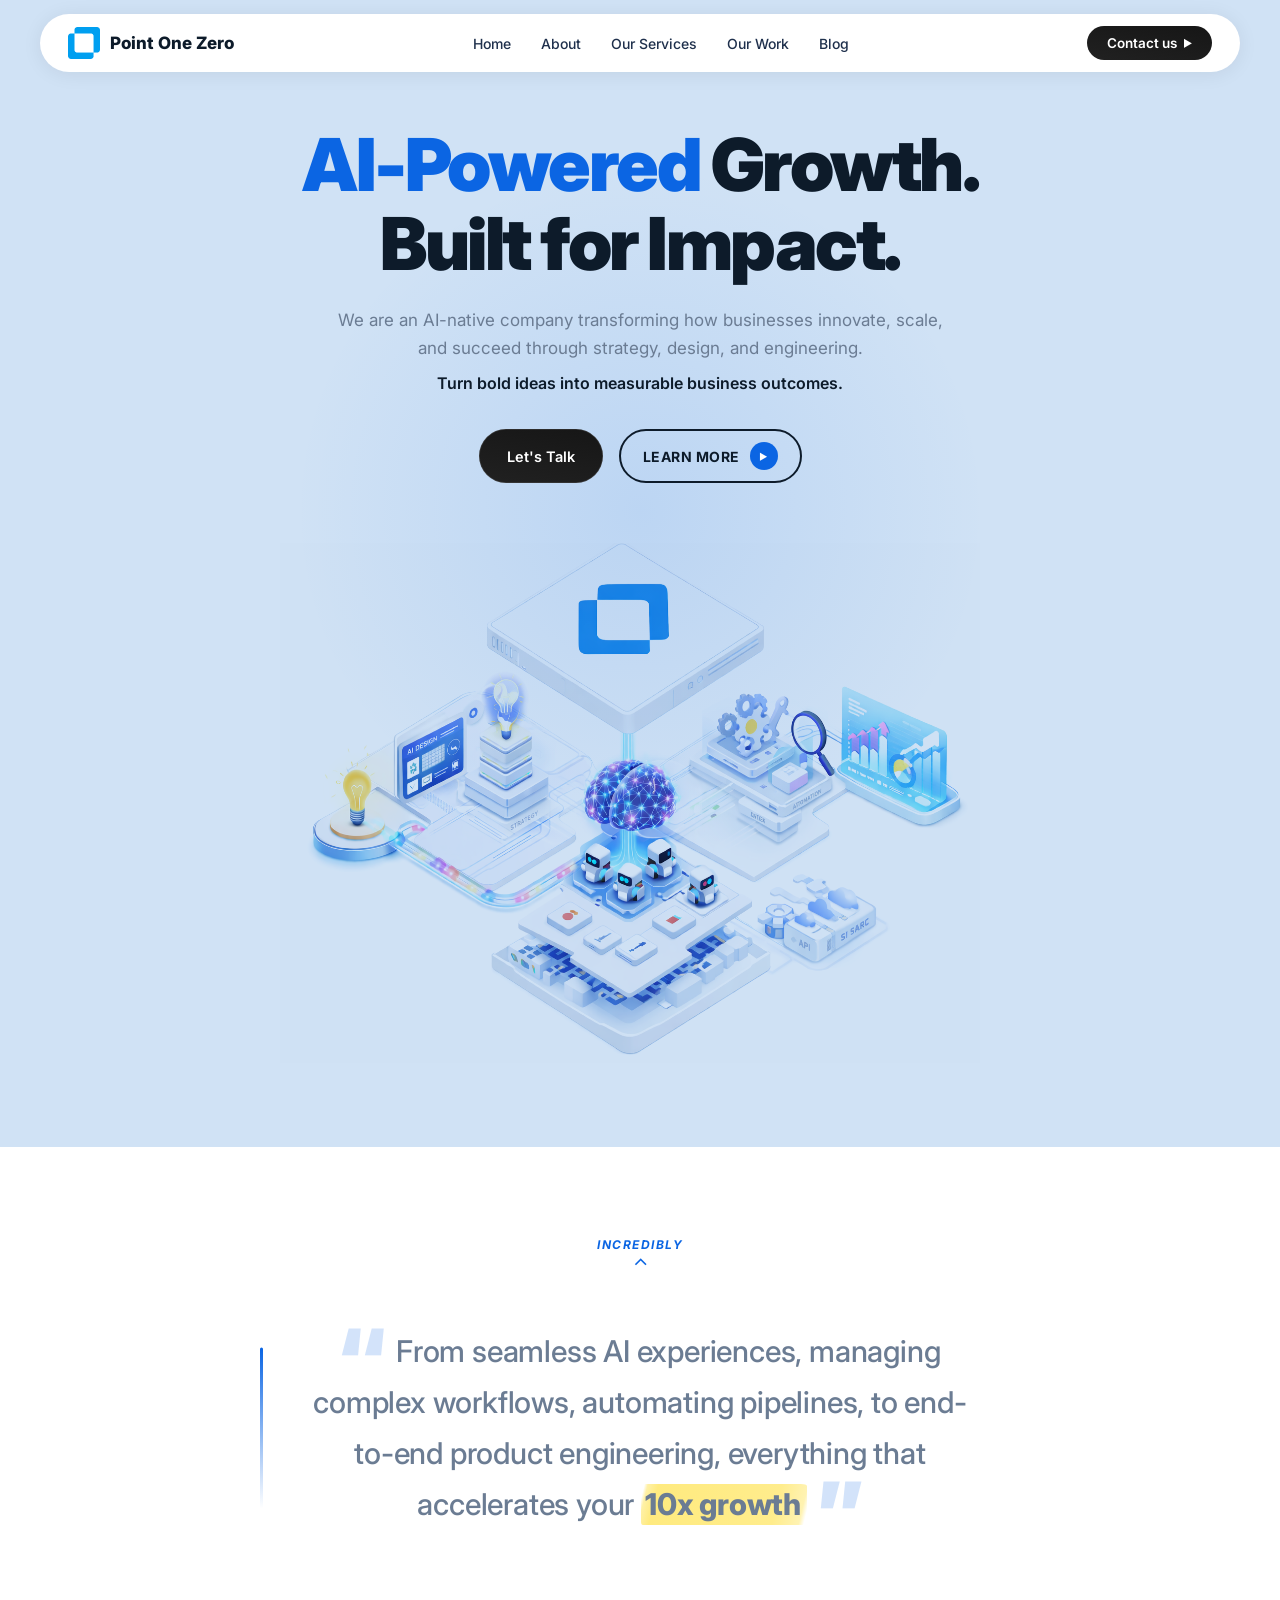
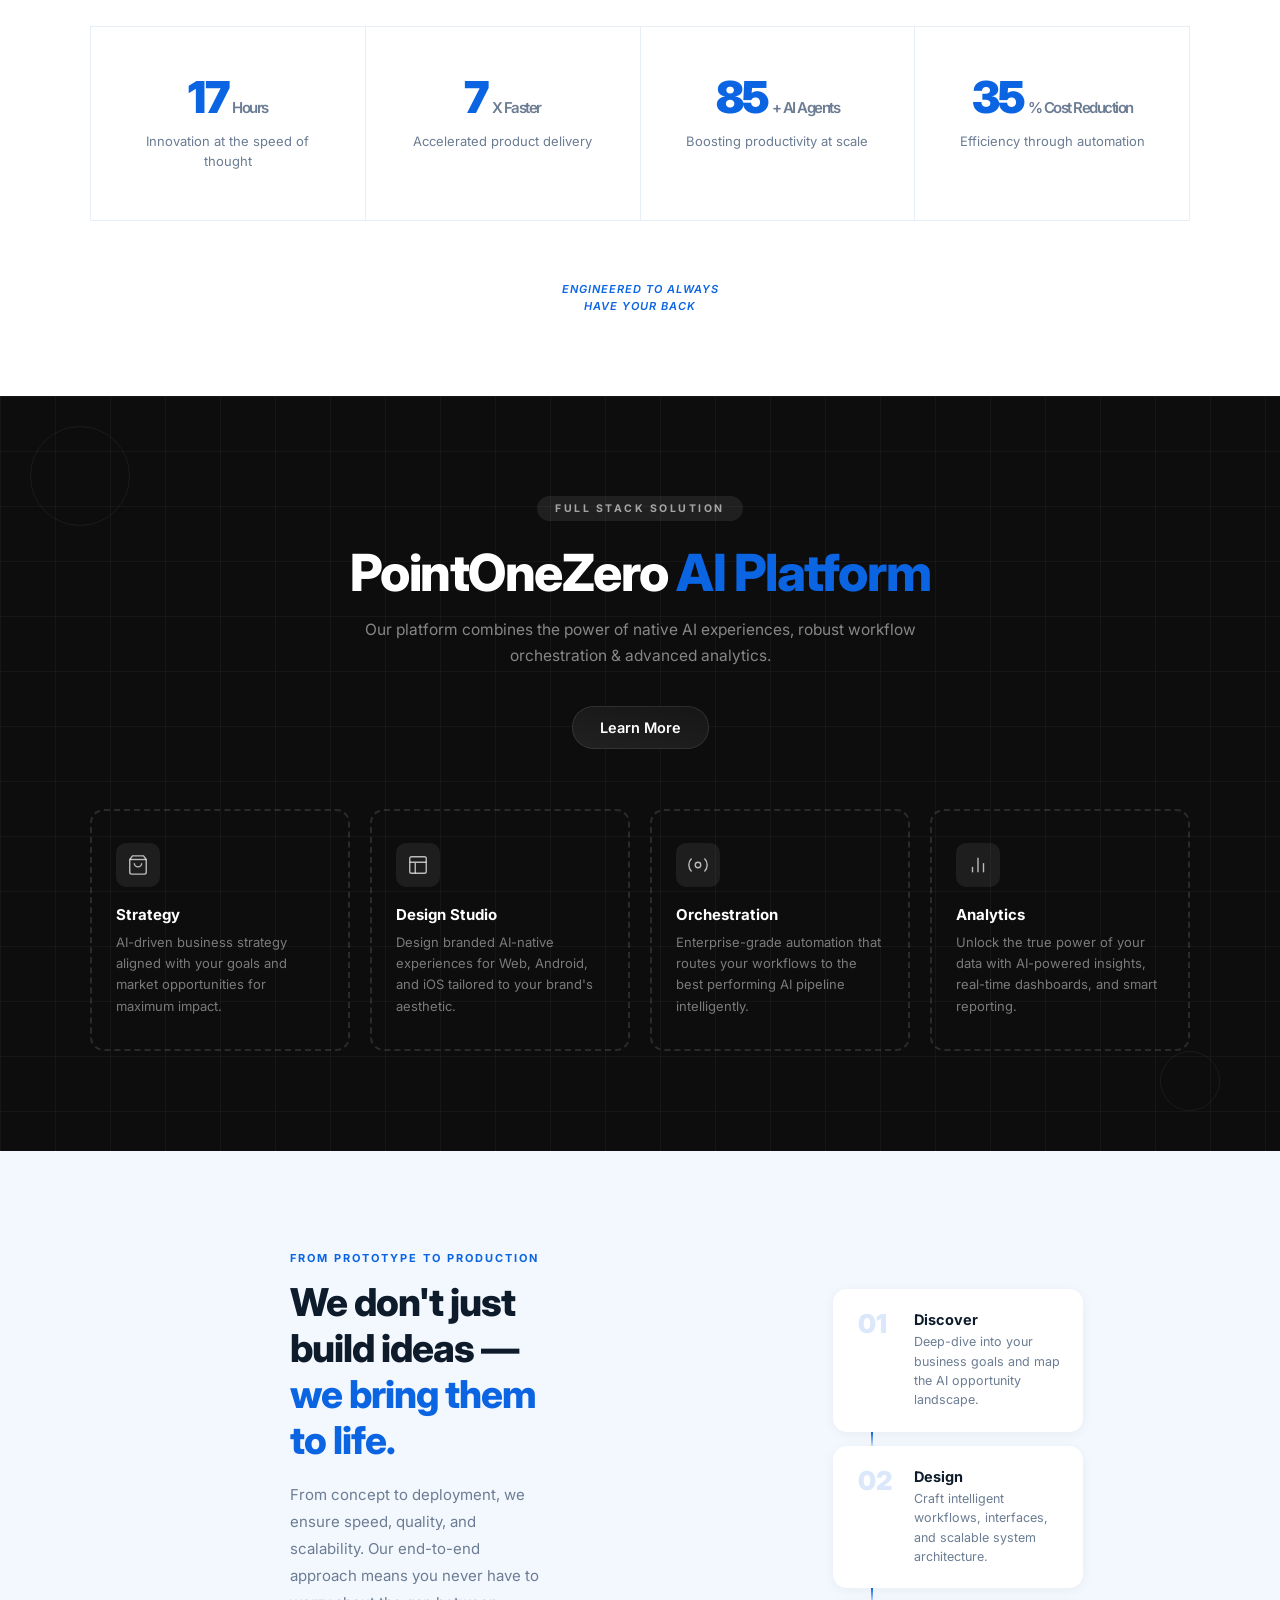
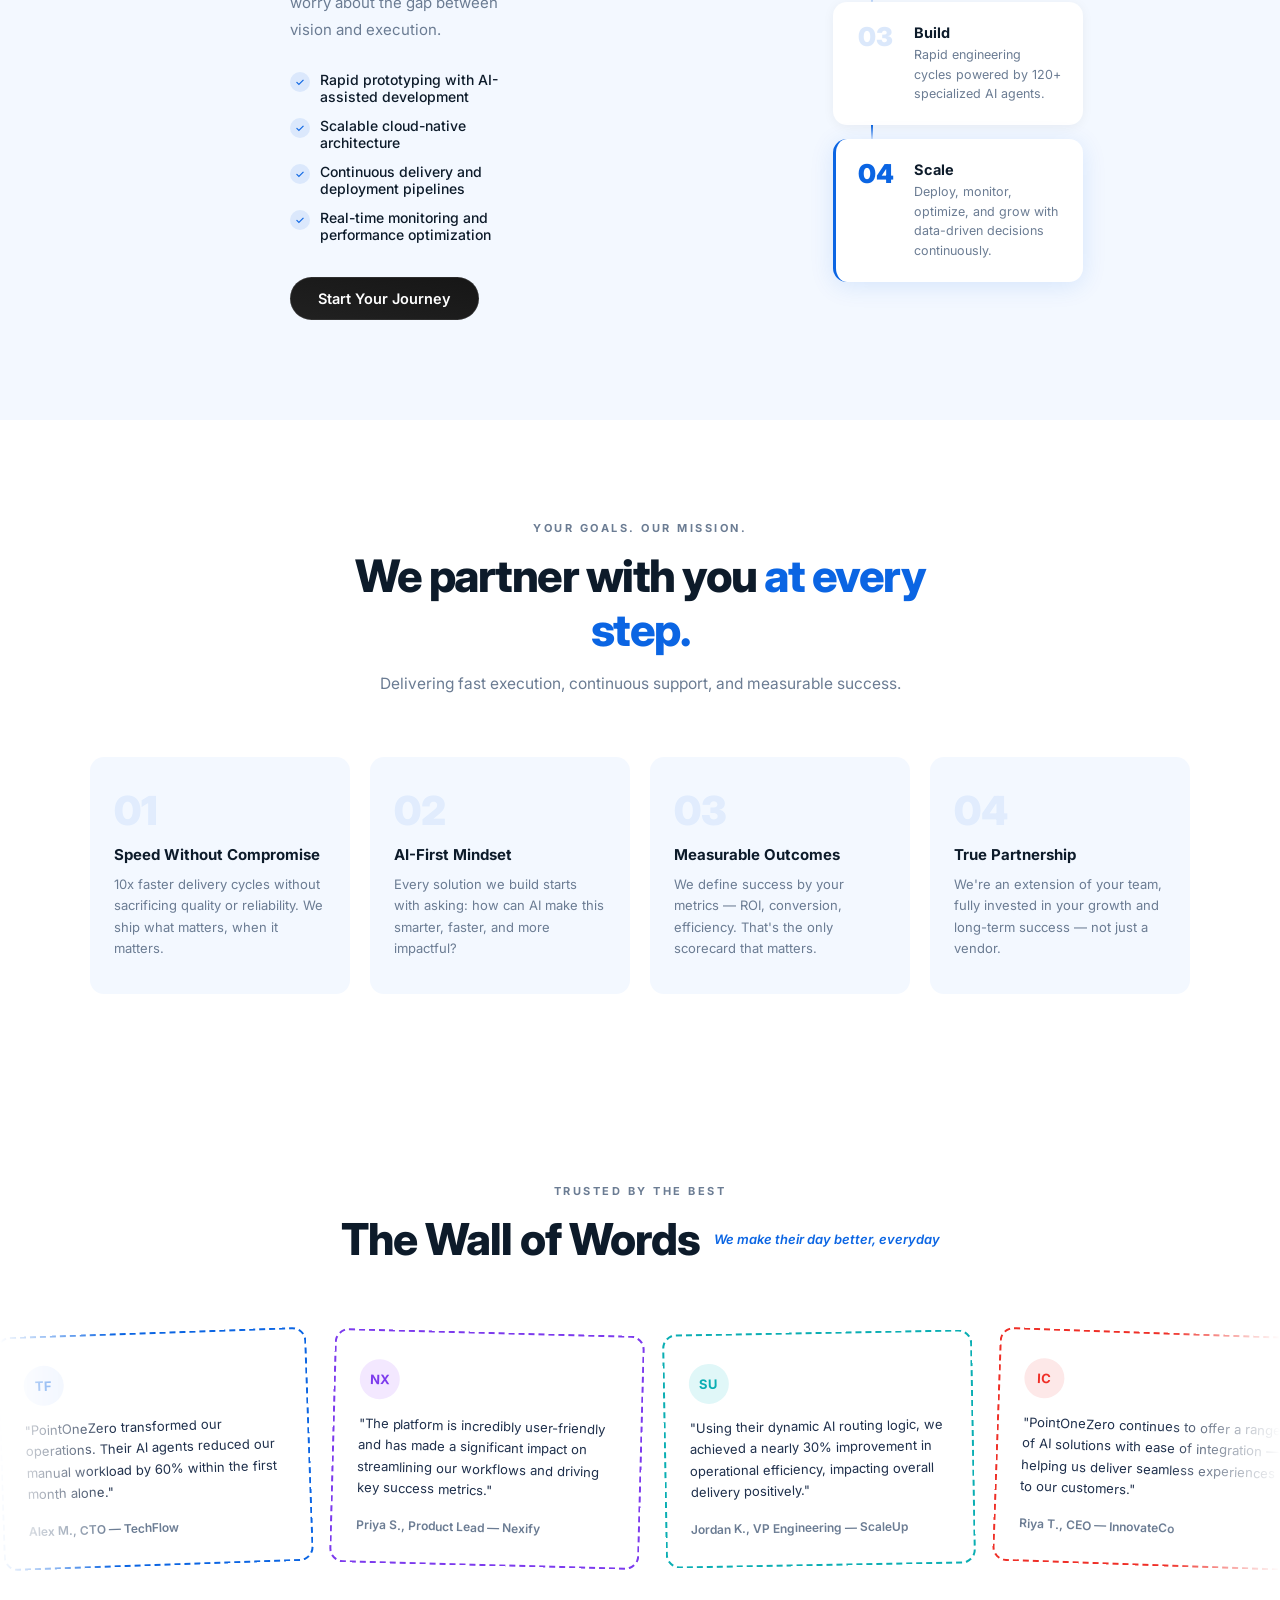
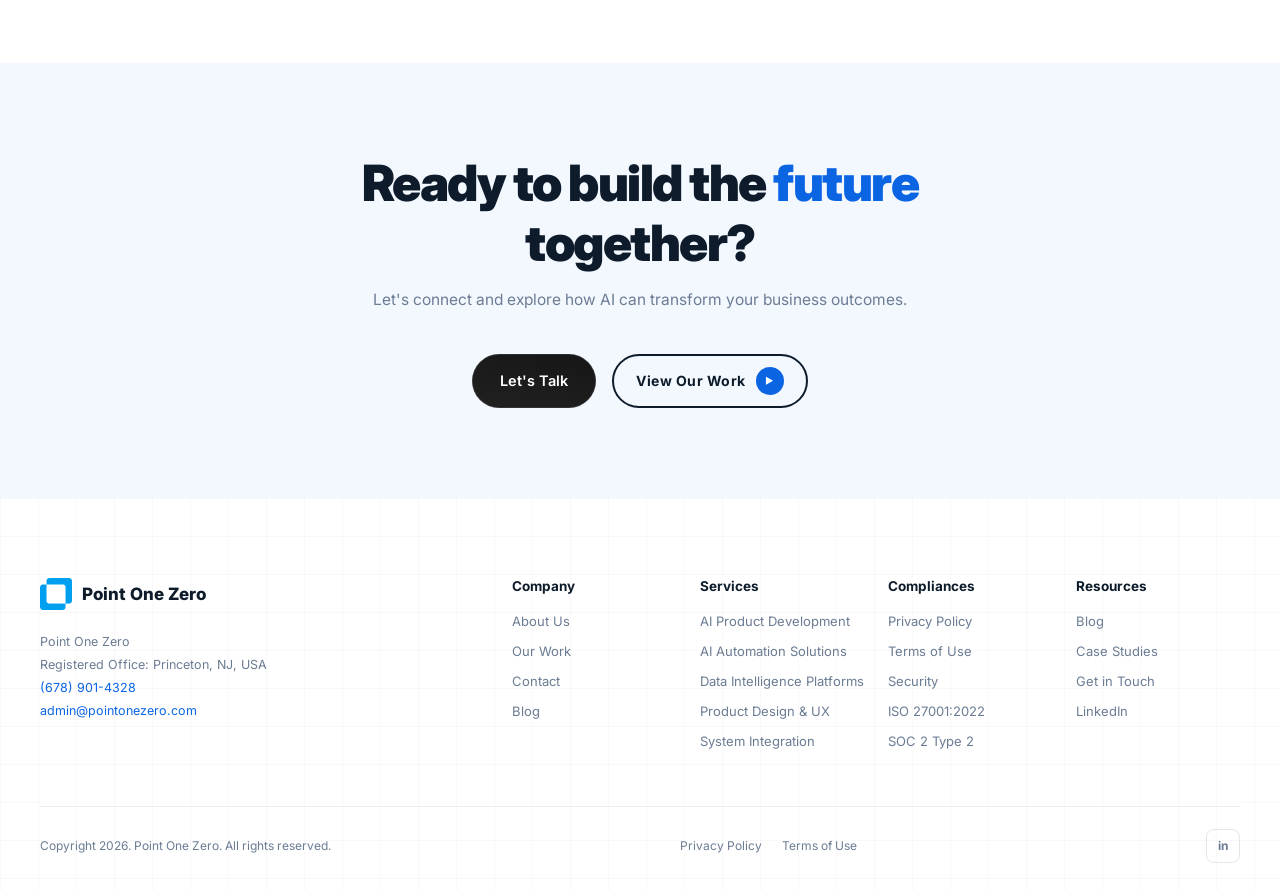
<file: index.html>
<!DOCTYPE html>
<html lang="en">
<head>
  <meta charset="UTF-8" />
  <meta name="viewport" content="width=device-width, initial-scale=1.0" />
  <meta name="description" content="PointOneZero builds AI-powered products — strategy, design and engineering. 10X faster delivery, 50% cost reduction. Princeton, NJ." />
  <meta name="robots" content="index, follow" />
  <link rel="canonical" href="https://poz-website.vercel.app/index.html" />
  <link rel="icon" href="POZ Logo.png" type="image/png" />
  <meta property="og:title" content="PointOneZero — AI-Powered Growth. Built for Impact." />
  <meta property="og:description" content="AI-native company transforming how businesses innovate, scale and succeed." />
  <meta property="og:image" content="https://poz-website.vercel.app/ai-workflow.png" />
  <meta property="og:url" content="https://poz-website.vercel.app/" />
  <meta property="og:type" content="website" />
  <meta name="twitter:card" content="summary_large_image" />
  <title>PointOneZero — AI-Powered Growth. Built for Impact.</title>
  <link rel="preconnect" href="https://fonts.googleapis.com" />
  <link rel="preconnect" href="https://fonts.gstatic.com" crossorigin />
  <link href="https://fonts.googleapis.com/css2?family=Inter:ital,wght@0,300;0,400;0,500;0,600;0,700;0,800;0,900;1,400;1,600&display=swap" rel="stylesheet" />
  <link rel="stylesheet" href="style.css" />
</head>
<body>

  <!-- ═══════════════════════════════
       NAVBAR
  ═══════════════════════════════ -->
  <header class="site-header">
    <nav class="navbar">
      <a href="index.html" class="logo">
        <img src="POZ Logo.png" alt="PointOneZero Logo" class="logo-img" />
        <span>Point One Zero</span>
      </a>

      <ul class="nav-links">
        <li><a href="index.html" class="nav-active">Home</a></li>
        <li><a href="about.html">About</a></li>
        <li><a href="services.html">Our Services</a></li>
        <li><a href="work.html">Our Work</a></li>
        <li><a href="blog.html">Blog</a></li>
      </ul>

      <a href="contact.html" class="nav-cta">Contact us <span class="cta-arrow">&#9658;</span></a>

      <button class="nav-hamburger" id="navHamburger" aria-label="Menu">
        <span></span><span></span><span></span>
      </button>
    </nav>
  </header>

  <!-- Mobile Menu -->
  <div class="mobile-nav" id="mobileNav">
    <button class="mobile-nav-close" id="mobileNavClose">&#10005;</button>
    <ul>
      <li><a href="index.html">Home</a></li>
      <li><a href="about.html">About</a></li>
      <li><a href="services.html">Our Services</a></li>
      <li><a href="work.html">Our Work</a></li>
      <li><a href="blog.html">Blog</a></li>
      <li><a href="contact.html">Contact us</a></li>
    </ul>
  </div>

  <!-- ═══════════════════════════════
       HERO — BLUE BG
  ═══════════════════════════════ -->
  <section class="hero-section">

    <!-- Hero text -->
    <div class="hero-text">
      <h1 class="hero-h1">
        <em class="hero-blue">AI-Powered</em> Growth.<br />Built for Impact.
      </h1>
      <p class="hero-sub">
        We are an AI-native company transforming how businesses innovate, scale,<br class="desk-br" />
        and succeed through strategy, design, and engineering.
      </p>
      <p class="hero-tagline">Turn bold ideas into measurable business outcomes.</p>
      <div class="hero-btns">
        <a href="contact.html" class="btn-dark">Let's Talk</a>
        <a href="about.html" class="btn-outline-dark">
          LEARN MORE
          <span class="btn-play">&#9654;</span>
        </a>
      </div>
    </div>

    <!-- Hero image -->
    <div class="hero-img-wrap">
      <img src="ai-workflow.png" alt="AI-Powered Workflow Platform by PointOneZero" class="hero-img" id="heroImg" loading="eager" width="800" height="520" />
    </div>

  </section>

  <!-- ═══════════════════════════════
       METRICS — WHITE BG
  ═══════════════════════════════ -->
  <section class="metrics-section">
    <div class="metrics-intro">
      <p class="metrics-label"><em>INCREDIBLY</em></p>
      <p class="metrics-arrow">&#8963;</p>
      <blockquote class="metrics-quote">
        <span class="mq-open">&#8220;</span>
        From seamless AI experiences, managing complex workflows,
        automating pipelines, to end-to-end product engineering,
        everything that accelerates your
        <span class="mq-highlight">10x growth</span>
        <span class="mq-close">&#8221;</span>
      </blockquote>
    </div>

    <div class="metrics-grid">
      <div class="metric-item" data-val="24" data-suffix="hrs">
        <div class="metric-num"><span class="mcount">24</span> <span class="metric-tag">Hours</span></div>
        <p>Innovation at the speed of thought</p>
      </div>
      <div class="metric-item" data-val="10" data-suffix="X">
        <div class="metric-num"><span class="mcount">10</span><span class="metric-tag">X Faster</span></div>
        <p>Accelerated product delivery</p>
      </div>
      <div class="metric-item" data-val="120" data-suffix="+">
        <div class="metric-num"><span class="mcount">120</span><span class="metric-tag">+ AI Agents</span></div>
        <p>Boosting productivity at scale</p>
      </div>
      <div class="metric-item" data-val="50" data-suffix="%">
        <div class="metric-num"><span class="mcount">50</span><span class="metric-tag">% Cost Reduction</span></div>
        <p>Efficiency through automation</p>
      </div>
    </div>
    <p class="metrics-footer-note"><em>ENGINEERED TO ALWAYS<br />HAVE YOUR BACK</em></p>
  </section>

  <!-- ═══════════════════════════════
       FULL STACK — DARK BG WITH GRID
  ═══════════════════════════════ -->
  <section class="dark-feature-section" id="services">
    <!-- Decorative shapes -->
    <div class="deco-circle-tl"></div>
    <div class="deco-circle-br"></div>

    <div class="dark-inner">
      <div class="dark-header">
        <span class="dark-pill">FULL STACK SOLUTION</span>
        <h2 class="dark-h2">PointOneZero <span class="blue-text">AI Platform</span></h2>
        <p class="dark-sub">
          Our platform combines the power of native AI experiences, robust workflow<br />
          orchestration &amp; advanced analytics.
        </p>
        <a href="contact.html" class="btn-dark">Learn More</a>
      </div>

      <div class="feature-grid">
        <div class="feat-card">
          <div class="feat-icon">
            <svg width="22" height="22" viewBox="0 0 24 24" fill="none" stroke="currentColor" stroke-width="1.5"><path d="M6 2L3 6v14a2 2 0 002 2h14a2 2 0 002-2V6l-3-4z"/><line x1="3" y1="6" x2="21" y2="6"/><path d="M16 10a4 4 0 01-8 0"/></svg>
          </div>
          <h3>Strategy</h3>
          <p>AI-driven business strategy aligned with your goals and market opportunities for maximum impact.</p>
        </div>
        <div class="feat-card">
          <div class="feat-icon">
            <svg width="22" height="22" viewBox="0 0 24 24" fill="none" stroke="currentColor" stroke-width="1.5"><rect x="3" y="3" width="18" height="18" rx="2"/><path d="M3 9h18M9 21V9"/></svg>
          </div>
          <h3>Design Studio</h3>
          <p>Design branded AI-native experiences for Web, Android, and iOS tailored to your brand's aesthetic.</p>
        </div>
        <div class="feat-card">
          <div class="feat-icon">
            <svg width="22" height="22" viewBox="0 0 24 24" fill="none" stroke="currentColor" stroke-width="1.5"><circle cx="12" cy="12" r="3"/><path d="M19.07 4.93a10 10 0 010 14.14M4.93 4.93a10 10 0 000 14.14"/></svg>
          </div>
          <h3>Orchestration</h3>
          <p>Enterprise-grade automation that routes your workflows to the best performing AI pipeline intelligently.</p>
        </div>
        <div class="feat-card">
          <div class="feat-icon">
            <svg width="22" height="22" viewBox="0 0 24 24" fill="none" stroke="currentColor" stroke-width="1.5"><line x1="18" y1="20" x2="18" y2="10"/><line x1="12" y1="20" x2="12" y2="4"/><line x1="6" y1="20" x2="6" y2="14"/></svg>
          </div>
          <h3>Analytics</h3>
          <p>Unlock the true power of your data with AI-powered insights, real-time dashboards, and smart reporting.</p>
        </div>
      </div>
    </div>
  </section>

  <!-- ═══════════════════════════════
       VALUE PROP — LIGHT BG
  ═══════════════════════════════ -->
  <section class="value-section" id="about">
    <div class="value-content">
      <div class="value-label">FROM PROTOTYPE TO PRODUCTION</div>
      <h2 class="value-h2">
        We don't just build ideas —<br />
        <span class="blue-text">we bring them to life.</span>
      </h2>
      <p class="value-body">
        From concept to deployment, we ensure speed, quality, and scalability. Our
        end-to-end approach means you never have to worry about the gap between
        vision and execution.
      </p>

      <ul class="value-checklist">
        <li><span class="tick">&#10003;</span> Rapid prototyping with AI-assisted development</li>
        <li><span class="tick">&#10003;</span> Scalable cloud-native architecture</li>
        <li><span class="tick">&#10003;</span> Continuous delivery and deployment pipelines</li>
        <li><span class="tick">&#10003;</span> Real-time monitoring and performance optimization</li>
      </ul>
      <a href="contact.html" class="btn-dark">Start Your Journey</a>
    </div>

    <div class="value-steps">
      <div class="vstep vstep-active">
        <span class="vstep-num">01</span>
        <div>
          <h4>Discover</h4>
          <p>Deep-dive into your business goals and map the AI opportunity landscape.</p>
        </div>
      </div>
      <div class="vstep-line"></div>
      <div class="vstep">
        <span class="vstep-num">02</span>
        <div>
          <h4>Design</h4>
          <p>Craft intelligent workflows, interfaces, and scalable system architecture.</p>
        </div>
      </div>
      <div class="vstep-line"></div>
      <div class="vstep">
        <span class="vstep-num">03</span>
        <div>
          <h4>Build</h4>
          <p>Rapid engineering cycles powered by 120+ specialized AI agents.</p>
        </div>
      </div>
      <div class="vstep-line"></div>
      <div class="vstep">
        <span class="vstep-num">04</span>
        <div>
          <h4>Scale</h4>
          <p>Deploy, monitor, optimize, and grow with data-driven decisions continuously.</p>
        </div>
      </div>
    </div>
  </section>

  <!-- ═══════════════════════════════
       PHILOSOPHY — LIGHT BG
  ═══════════════════════════════ -->
  <section class="philosophy-section">
    <div class="philosophy-head">
      <span class="section-eyebrow">YOUR GOALS. OUR MISSION.</span>
      <h2>We partner with you <span class="blue-text">at every step.</span></h2>
      <p>Delivering fast execution, continuous support, and measurable success.</p>
    </div>
    <div class="philosophy-grid">
      <div class="phil-card">
        <div class="phil-num">01</div>
        <h3>Speed Without Compromise</h3>
        <p>10x faster delivery cycles without sacrificing quality or reliability. We ship what matters, when it matters.</p>
      </div>
      <div class="phil-card">
        <div class="phil-num">02</div>
        <h3>AI-First Mindset</h3>
        <p>Every solution we build starts with asking: how can AI make this smarter, faster, and more impactful?</p>
      </div>
      <div class="phil-card">
        <div class="phil-num">03</div>
        <h3>Measurable Outcomes</h3>
        <p>We define success by your metrics — ROI, conversion, efficiency. That's the only scorecard that matters.</p>
      </div>
      <div class="phil-card">
        <div class="phil-num">04</div>
        <h3>True Partnership</h3>
        <p>We're an extension of your team, fully invested in your growth and long-term success — not just a vendor.</p>
      </div>
    </div>
  </section>

  <!-- ═══════════════════════════════
       WALL OF WORDS — WHITE BG
  ═══════════════════════════════ -->
  <section class="wow-section">
    <div class="wow-head">
      <span class="section-eyebrow">TRUSTED BY THE BEST</span>
      <h2>The Wall of Words <span class="wow-script">We make their day better, everyday</span></h2>
    </div>

    <div class="wow-track-outer">
      <div class="wow-track" id="wowTrack">
        <div class="wow-card" style="--rot: -2deg; --border-col: #0b65e3;">
          <div class="wow-logo" style="background:#e8f0fe;color:#0b65e3;border-radius:50%;width:40px;height:40px;display:flex;align-items:center;justify-content:center;font-weight:700;font-size:13px;">TF</div>
          <p>"PointOneZero transformed our operations. Their AI agents reduced our manual workload by 60% within the first month alone."</p>
          <span class="wow-author">Alex M., CTO — TechFlow</span>
        </div>
        <div class="wow-card" style="--rot: 1.5deg; --border-col: #7c3aed;">
          <div class="wow-logo" style="background:#f3e8ff;color:#7c3aed;border-radius:50%;width:40px;height:40px;display:flex;align-items:center;justify-content:center;font-weight:700;font-size:13px;">NX</div>
          <p>"The platform is incredibly user-friendly and has made a significant impact on streamlining our workflows and driving key success metrics."</p>
          <span class="wow-author">Priya S., Product Lead — Nexify</span>
        </div>
        <div class="wow-card" style="--rot: -1deg; --border-col: #0aaeb3;">
          <div class="wow-logo" style="background:#e0f7f8;color:#0aaeb3;border-radius:50%;width:40px;height:40px;display:flex;align-items:center;justify-content:center;font-weight:700;font-size:13px;">SU</div>
          <p>"Using their dynamic AI routing logic, we achieved a nearly 30% improvement in operational efficiency, impacting overall delivery positively."</p>
          <span class="wow-author">Jordan K., VP Engineering — ScaleUp</span>
        </div>
        <div class="wow-card" style="--rot: 2deg; --border-col: #ef2f27;">
          <div class="wow-logo" style="background:#fde8e8;color:#ef2f27;border-radius:50%;width:40px;height:40px;display:flex;align-items:center;justify-content:center;font-weight:700;font-size:13px;">IC</div>
          <p>"PointOneZero continues to offer a range of AI solutions with ease of integration — helping us deliver seamless experiences to our customers."</p>
          <span class="wow-author">Riya T., CEO — InnovateCo</span>
        </div>
        <div class="wow-card" style="--rot: -1.5deg; --border-col: #fbb829;">
          <div class="wow-logo" style="background:#fff8e1;color:#c47f00;border-radius:50%;width:40px;height:40px;display:flex;align-items:center;justify-content:center;font-weight:700;font-size:13px;">OB</div>
          <p>"We admire PointOneZero for their great UI and consistent experience across Web, Android, and iOS platforms. Truly best in class."</p>
          <span class="wow-author">Marcus L., Design Director — Orbit</span>
        </div>
        <div class="wow-card" style="--rot: 1deg; --border-col: #0b65e3;">
          <div class="wow-logo" style="background:#e8f0fe;color:#0b65e3;border-radius:50%;width:40px;height:40px;display:flex;align-items:center;justify-content:center;font-weight:700;font-size:13px;">PC</div>
          <p>"Their teams have always worked together to achieve a better product experience for our customers. The conversion rates speak for themselves."</p>
          <span class="wow-author">Sneha R., Head of Growth — PulseCart</span>
        </div>
        <!-- Duplicate for infinite loop -->
        <div class="wow-card" style="--rot: -2deg; --border-col: #0b65e3;">
          <div class="wow-logo" style="background:#e8f0fe;color:#0b65e3;border-radius:50%;width:40px;height:40px;display:flex;align-items:center;justify-content:center;font-weight:700;font-size:13px;">TF</div>
          <p>"PointOneZero transformed our operations. Their AI agents reduced our manual workload by 60% within the first month alone."</p>
          <span class="wow-author">Alex M., CTO — TechFlow</span>
        </div>
        <div class="wow-card" style="--rot: 1.5deg; --border-col: #7c3aed;">
          <div class="wow-logo" style="background:#f3e8ff;color:#7c3aed;border-radius:50%;width:40px;height:40px;display:flex;align-items:center;justify-content:center;font-weight:700;font-size:13px;">NX</div>
          <p>"The platform is incredibly user-friendly and has made a significant impact on streamlining our workflows and driving key success metrics."</p>
          <span class="wow-author">Priya S., Product Lead — Nexify</span>
        </div>
        <div class="wow-card" style="--rot: -1deg; --border-col: #0aaeb3;">
          <div class="wow-logo" style="background:#e0f7f8;color:#0aaeb3;border-radius:50%;width:40px;height:40px;display:flex;align-items:center;justify-content:center;font-weight:700;font-size:13px;">SU</div>
          <p>"Using their dynamic AI routing logic, we achieved a nearly 30% improvement in operational efficiency, impacting overall delivery positively."</p>
          <span class="wow-author">Jordan K., VP Engineering — ScaleUp</span>
        </div>
      </div>
    </div>
  </section>

  <!-- ═══════════════════════════════
       CTA BAND
  ═══════════════════════════════ -->
  <section class="cta-band" id="contact">
    <div class="cta-band-inner">
      <h2>Ready to build the <span class="blue-text">future</span> together?</h2>
      <p>Let's connect and explore how AI can transform your business outcomes.</p>
      <div class="cta-band-btns">
        <a href="contact.html" class="btn-dark">Let's Talk</a>
        <a href="work.html" class="btn-outline-dark">View Our Work <span class="btn-play">&#9654;</span></a>
      </div>
    </div>
  </section>

  <!-- ═══════════════════════════════
       FOOTER
  ═══════════════════════════════ -->
  <footer class="site-footer">
    <div class="footer-top">
      <div class="footer-brand">
        <a href="index.html" class="logo footer-logo">
          <img src="POZ Logo.png" alt="PointOneZero Logo" class="logo-img" />
          <span>Point One Zero</span>
        </a>
        <address class="footer-addr">
          Point One Zero<br />
          Registered Office: Princeton, NJ, USA<br />
          <a href="tel:+16789014328">(678) 901-4328</a><br />
          <a href="mailto:admin@pointonezero.com">admin@pointonezero.com</a>
        </address>
      </div>

      <div class="footer-cols">
        <div class="fcol">
          <h4>Company</h4>
          <ul>
            <li><a href="about.html">About Us</a></li>
            <li><a href="work.html">Our Work</a></li>
            <li><a href="contact.html">Contact</a></li>
            <li><a href="blog.html">Blog</a></li>
          </ul>
        </div>
        <div class="fcol">
          <h4>Services</h4>
          <ul>
            <li><a href="services.html">AI Product Development</a></li>
            <li><a href="services.html">AI Automation Solutions</a></li>
            <li><a href="services.html">Data Intelligence Platforms</a></li>
            <li><a href="services.html">Product Design &amp; UX</a></li>
            <li><a href="services.html">System Integration</a></li>
          </ul>
        </div>
        <div class="fcol">
          <h4>Compliances</h4>
          <ul>
            <li><a href="#">Privacy Policy</a></li>
            <li><a href="#">Terms of Use</a></li>
            <li><a href="#">Security</a></li>
            <li><a href="#">ISO 27001:2022</a></li>
            <li><a href="#">SOC 2 Type 2</a></li>
          </ul>
        </div>
        <div class="fcol">
          <h4>Resources</h4>
          <ul>
            <li><a href="blog.html">Blog</a></li>
            <li><a href="work.html">Case Studies</a></li>
            <li><a href="contact.html">Get in Touch</a></li>
            <li><a href="https://www.linkedin.com/company/point-one-zero/posts/?feedView=all" target="_blank" rel="noopener">LinkedIn</a></li>
          </ul>
        </div>
      </div>
    </div>

    <div class="footer-bottom">
      <p>Copyright 2026. Point One Zero. All rights reserved.</p>
      <div class="footer-legal">
        <a href="#">Privacy Policy</a>
        <a href="#">Terms of Use</a>
      </div>
      <div class="footer-socials">
        <a href="https://www.linkedin.com/company/point-one-zero/posts/?feedView=all" target="_blank" rel="noopener" aria-label="LinkedIn" class="social-link">in</a>
      </div>
    </div>
  </footer>

  <script src="main.js"></script>
</body>
</html>
</file>
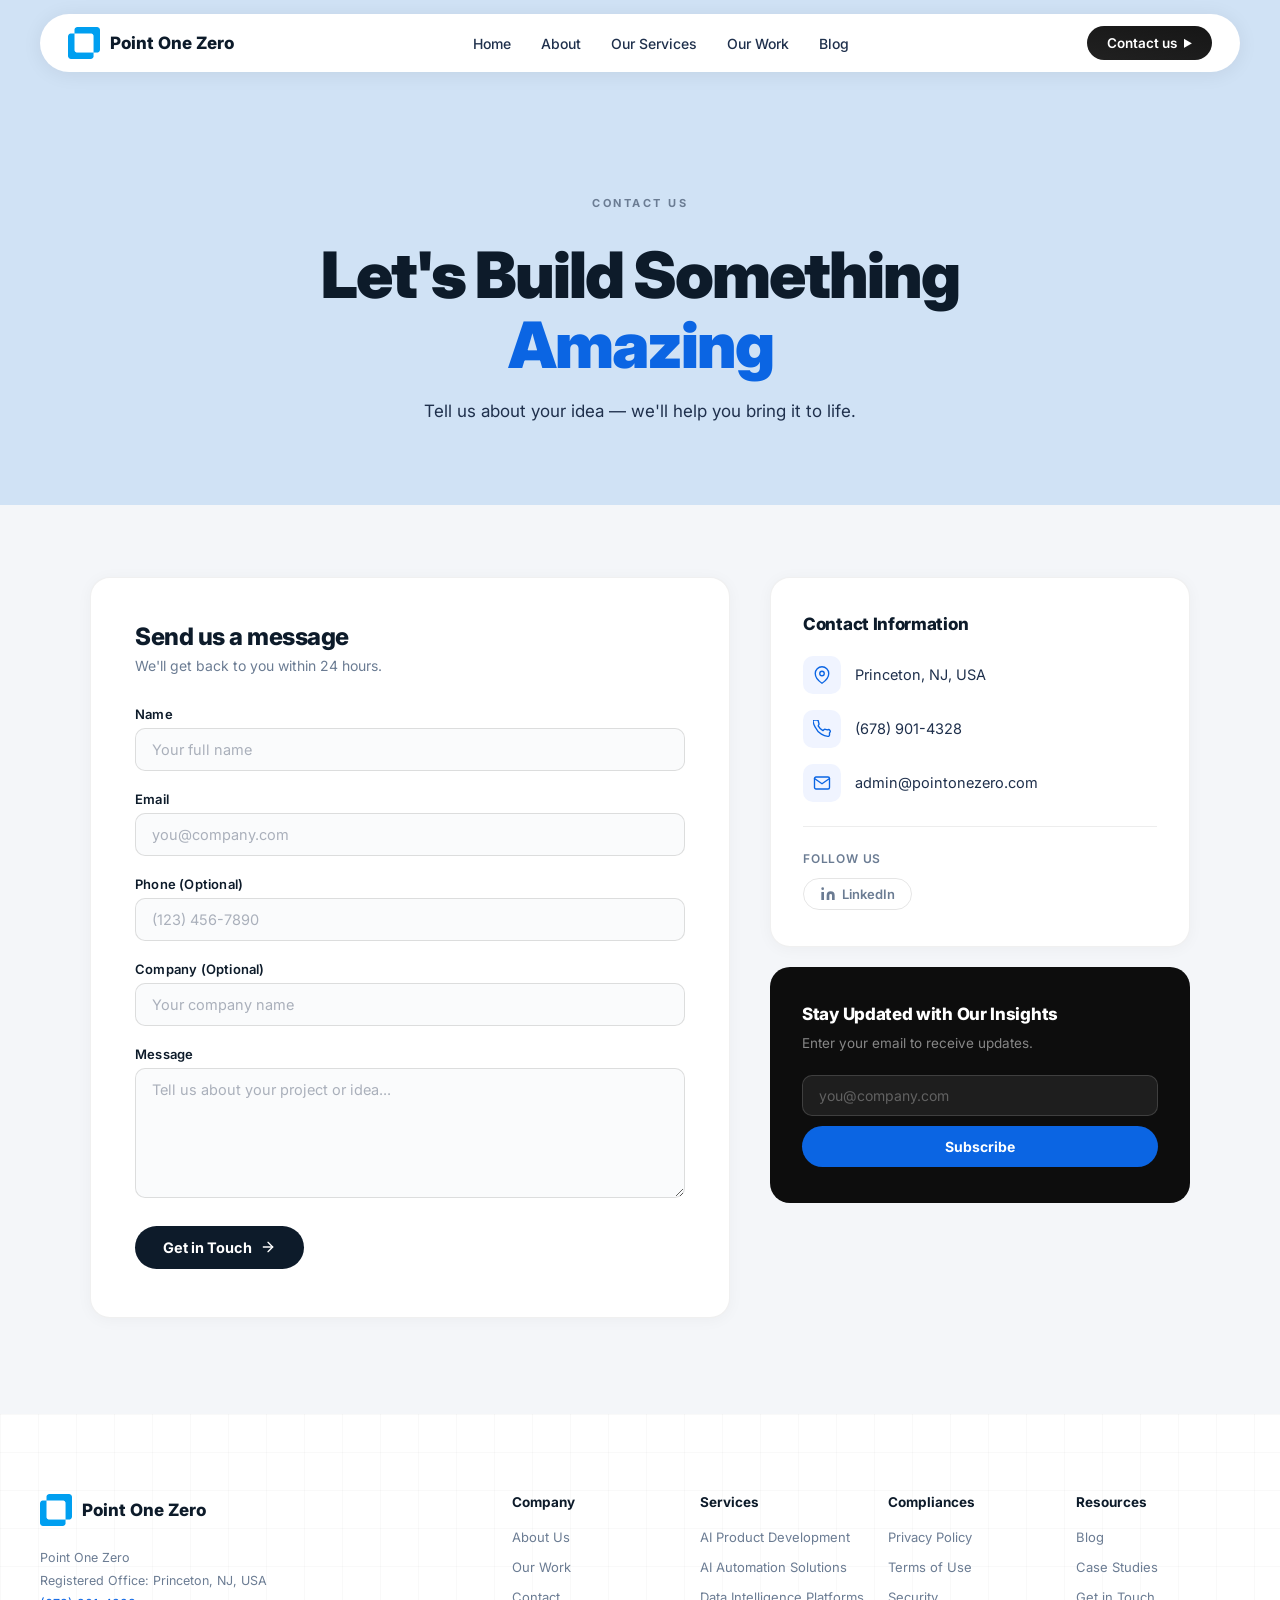
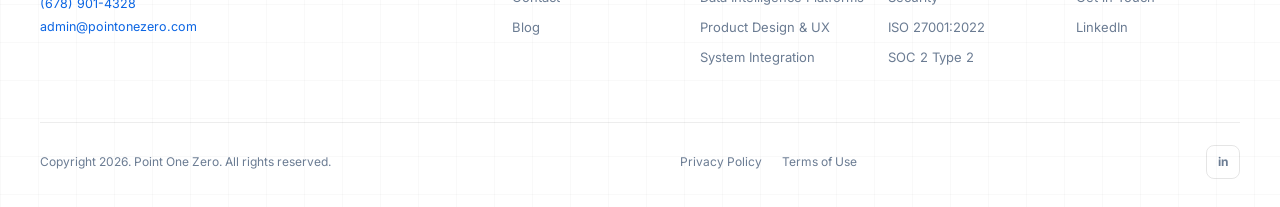
<file: contact.html>
<!DOCTYPE html>
<html lang="en">
<head>
  <meta charset="UTF-8" />
  <meta name="viewport" content="width=device-width, initial-scale=1.0" />
  <meta name="description" content="Get in touch with PointOneZero. Tell us about your idea and we will help bring it to life. Princeton, NJ. Response within 24 hours." />
  <meta name="robots" content="index, follow" />
  <link rel="canonical" href="https://poz-website.vercel.app/contact.html" />
  <link rel="icon" href="POZ Logo.png" type="image/png" />
  <meta property="og:title" content="Contact PointOneZero | Start Your AI Project" />
  <meta property="og:description" content="Tell us about your idea and we will help bring it to life. Get in touch today." />
  <meta property="og:image" content="https://poz-website.vercel.app/ai-workflow.png" />
  <meta property="og:url" content="https://poz-website.vercel.app/contact.html" />
  <meta property="og:type" content="website" />
  <meta name="twitter:card" content="summary_large_image" />
  <title>Contact PointOneZero | Start Your AI Project Today</title>
  <link rel="preconnect" href="https://fonts.googleapis.com" />
  <link rel="preconnect" href="https://fonts.gstatic.com" crossorigin />
  <link href="https://fonts.googleapis.com/css2?family=Inter:ital,wght@0,300;0,400;0,500;0,600;0,700;0,800;0,900;1,400;1,600&display=swap" rel="stylesheet" />
  <link rel="stylesheet" href="style.css" />
  <link rel="stylesheet" href="contact.css" />
</head>
<body>

  <!-- NAVBAR -->
  <header class="site-header">
    <nav class="navbar">
      <a href="index.html" class="logo">
        <img src="POZ Logo.png" alt="PointOneZero Logo" class="logo-img" />
        <span>Point One Zero</span>
      </a>
      <ul class="nav-links">
        <li><a href="index.html">Home</a></li>
        <li><a href="about.html">About</a></li>
        <li><a href="services.html">Our Services</a></li>
        <li><a href="work.html">Our Work</a></li>
        <li><a href="blog.html">Blog</a></li>
      </ul>
      <a href="contact.html" class="nav-cta nav-active">Contact us <span class="cta-arrow">&#9658;</span></a>
      <button class="nav-hamburger" id="navHamburger" aria-label="Menu">
        <span></span><span></span><span></span>
      </button>
    </nav>
  </header>

  <!-- Mobile Menu -->
  <div class="mobile-nav" id="mobileNav">
    <button class="mobile-nav-close" id="mobileNavClose">&#10005;</button>
    <ul>
      <li><a href="index.html">Home</a></li>
      <li><a href="about.html">About</a></li>
      <li><a href="services.html">Our Services</a></li>
      <li><a href="work.html">Our Work</a></li>
      <li><a href="blog.html">Blog</a></li>
      <li><a href="contact.html">Contact us</a></li>
    </ul>
  </div>

  <!-- ═══════════════════════════════
       HERO
  ═══════════════════════════════ -->
  <section class="ct-hero">
    <span class="section-eyebrow">CONTACT US</span>
    <h1 class="ct-hero-h1">Let's Build Something<br /><span class="blue-text">Amazing</span></h1>
    <p class="ct-hero-sub">Tell us about your idea — we'll help you bring it to life.</p>
  </section>

  <!-- ═══════════════════════════════
       MAIN CONTACT SECTION
  ═══════════════════════════════ -->
  <section class="ct-main">
    <div class="ct-main-inner">

      <!-- LEFT: FORM -->
      <div class="ct-form-wrap">
        <h2 class="ct-form-title">Send us a message</h2>
        <p class="ct-form-sub">We'll get back to you within 24 hours.</p>

        <form class="ct-form" id="contactForm" action="https://formspree.io/f/mnqedplz" method="POST">
          <div class="ct-field-group">
            <label class="ct-label" for="ct-name">Name</label>
            <input class="ct-input" type="text" id="ct-name" name="name" placeholder="Your full name" required />
          </div>
          <div class="ct-field-group">
            <label class="ct-label" for="ct-email">Email</label>
            <input class="ct-input" type="email" id="ct-email" name="email" placeholder="you@company.com" required />
          </div>
          <div class="ct-field-group">
            <label class="ct-label" for="ct-phone">Phone (Optional)</label>
            <input class="ct-input" type="tel" id="ct-phone" name="phone" placeholder="(123) 456-7890" />
          </div>
          <div class="ct-field-group">
            <label class="ct-label" for="ct-company">Company (Optional)</label>
            <input class="ct-input" type="text" id="ct-company" name="company" placeholder="Your company name" />
          </div>
          <div class="ct-field-group">
            <label class="ct-label" for="ct-message">Message</label>
            <textarea class="ct-input ct-textarea" id="ct-message" name="message" placeholder="Tell us about your project or idea..." rows="5" required></textarea>
          </div>
          <input type="hidden" name="_redirect" value="https://lakshmananselvaraj.github.io/POZ-website/contact.html?success=true" />
          <button type="submit" class="ct-submit-btn" id="ctSubmitBtn">
            Get in Touch
            <svg width="16" height="16" viewBox="0 0 24 24" fill="none" stroke="currentColor" stroke-width="2" stroke-linecap="round" stroke-linejoin="round"><line x1="5" y1="12" x2="19" y2="12"/><polyline points="12 5 19 12 12 19"/></svg>
          </button>
          <p class="ct-success" id="ctSuccess">Message sent! We'll be in touch soon.</p>
        </form>
      </div>

      <!-- RIGHT: INFO + NEWSLETTER -->
      <div class="ct-info-col">

        <!-- Contact details card -->
        <div class="ct-info-card">
          <h3 class="ct-info-title">Contact Information</h3>
          <ul class="ct-info-list">
            <li class="ct-info-item">
              <span class="ct-info-icon">
                <svg width="18" height="18" viewBox="0 0 24 24" fill="none" stroke="currentColor" stroke-width="1.8" stroke-linecap="round" stroke-linejoin="round"><path d="M21 10c0 7-9 13-9 13s-9-6-9-13a9 9 0 0118 0z"/><circle cx="12" cy="10" r="3"/></svg>
              </span>
              <span>Princeton, NJ, USA</span>
            </li>
            <li class="ct-info-item">
              <span class="ct-info-icon">
                <svg width="18" height="18" viewBox="0 0 24 24" fill="none" stroke="currentColor" stroke-width="1.8" stroke-linecap="round" stroke-linejoin="round"><path d="M22 16.92v3a2 2 0 01-2.18 2 19.79 19.79 0 01-8.63-3.07A19.5 19.5 0 013.07 9.8a19.79 19.79 0 01-3.07-8.67A2 2 0 012.18 0h3a2 2 0 012 1.72c.127.96.361 1.903.7 2.81a2 2 0 01-.45 2.11L6.91 7.91a16 16 0 006.29 6.29l1.28-1.27a2 2 0 012.11-.45c.907.339 1.85.573 2.81.7A2 2 0 0122 16.92z"/></svg>
              </span>
              <a href="tel:+16789014328">(678) 901-4328</a>
            </li>
            <li class="ct-info-item">
              <span class="ct-info-icon">
                <svg width="18" height="18" viewBox="0 0 24 24" fill="none" stroke="currentColor" stroke-width="1.8" stroke-linecap="round" stroke-linejoin="round"><path d="M4 4h16c1.1 0 2 .9 2 2v12c0 1.1-.9 2-2 2H4c-1.1 0-2-.9-2-2V6c0-1.1.9-2 2-2z"/><polyline points="22,6 12,13 2,6"/></svg>
              </span>
              <a href="mailto:admin@pointonezero.com">admin@pointonezero.com</a>
            </li>
          </ul>

          <div class="ct-divider"></div>

          <div class="ct-socials">
            <span class="ct-socials-label">Follow us</span>
            <div class="ct-social-links">
              <a href="https://www.linkedin.com/company/point-one-zero/posts/?feedView=all" target="_blank" rel="noopener" class="ct-social-btn" aria-label="LinkedIn">
                <svg width="16" height="16" viewBox="0 0 24 24" fill="currentColor"><path d="M16 8a6 6 0 016 6v7h-4v-7a2 2 0 00-2-2 2 2 0 00-2 2v7h-4v-7a6 6 0 016-6zM2 9h4v12H2z"/><circle cx="4" cy="4" r="2"/></svg>
                LinkedIn
              </a>
            </div>
          </div>
        </div>

        <!-- Newsletter card -->
        <div class="ct-newsletter-card">
          <h3 class="ct-nl-title">Stay Updated with Our Insights</h3>
          <p class="ct-nl-sub">Enter your email to receive updates.</p>
          <form class="ct-nl-form" id="nlForm">
            <input class="ct-nl-input" type="email" placeholder="you@company.com" required />
            <button class="ct-nl-btn" type="submit">Subscribe</button>
          </form>
          <p class="ct-nl-success" id="nlSuccess">You're subscribed!</p>
        </div>

      </div>
    </div>
  </section>

  <!-- FOOTER -->
  <footer class="site-footer">
    <div class="footer-top">
      <div class="footer-brand">
        <a href="index.html" class="logo footer-logo">
          <img src="POZ Logo.png" alt="PointOneZero Logo" class="logo-img" />
          <span>Point One Zero</span>
        </a>
        <address class="footer-addr">
          Point One Zero<br />
          Registered Office: Princeton, NJ, USA<br />
          <a href="tel:+16789014328">(678) 901-4328</a><br />
          <a href="mailto:admin@pointonezero.com">admin@pointonezero.com</a>
        </address>
      </div>
      <div class="footer-cols">
        <div class="fcol">
          <h4>Company</h4>
          <ul>
            <li><a href="about.html">About Us</a></li>
            <li><a href="work.html">Our Work</a></li>
            <li><a href="contact.html">Contact</a></li>
            <li><a href="blog.html">Blog</a></li>
          </ul>
        </div>
        <div class="fcol">
          <h4>Services</h4>
          <ul>
            <li><a href="services.html">AI Product Development</a></li>
            <li><a href="services.html">AI Automation Solutions</a></li>
            <li><a href="services.html">Data Intelligence Platforms</a></li>
            <li><a href="services.html">Product Design &amp; UX</a></li>
            <li><a href="services.html">System Integration</a></li>
          </ul>
        </div>
        <div class="fcol">
          <h4>Compliances</h4>
          <ul>
            <li><a href="#">Privacy Policy</a></li>
            <li><a href="#">Terms of Use</a></li>
            <li><a href="#">Security</a></li>
            <li><a href="#">ISO 27001:2022</a></li>
            <li><a href="#">SOC 2 Type 2</a></li>
          </ul>
        </div>
        <div class="fcol">
          <h4>Resources</h4>
          <ul>
            <li><a href="blog.html">Blog</a></li>
            <li><a href="work.html">Case Studies</a></li>
            <li><a href="contact.html">Get in Touch</a></li>
            <li><a href="https://www.linkedin.com/company/point-one-zero/posts/?feedView=all" target="_blank" rel="noopener">LinkedIn</a></li>
          </ul>
        </div>
      </div>
    </div>
    <div class="footer-bottom">
      <p>Copyright 2026. Point One Zero. All rights reserved.</p>
      <div class="footer-legal">
        <a href="#">Privacy Policy</a>
        <a href="#">Terms of Use</a>
      </div>
      <div class="footer-socials">
        <a href="https://www.linkedin.com/company/point-one-zero/posts/?feedView=all" target="_blank" rel="noopener" aria-label="LinkedIn" class="social-link">in</a>
      </div>
    </div>
  </footer>

  <script src="main.js"></script>
  <script>
    document.getElementById('contactForm').addEventListener('submit', async function(e) {
      e.preventDefault();
      const btn = document.getElementById('ctSubmitBtn');
      btn.textContent = 'Sending...';
      btn.disabled = true;
      try {
        const res = await fetch('https://formspree.io/f/mnqedplz', {
          method: 'POST',
          body: new FormData(this),
          headers: { 'Accept': 'application/json' }
        });
        if (res.ok) {
          document.getElementById('ctSuccess').style.display = 'block';
          this.reset();
          setTimeout(() => { document.getElementById('ctSuccess').style.display = 'none'; }, 5000);
        } else {
          alert('Something went wrong. Please email admin@pointonezero.com');
        }
      } catch { alert('Network error. Please email admin@pointonezero.com'); }
      btn.textContent = 'Get in Touch';
      btn.disabled = false;
    });
    document.getElementById('nlForm').addEventListener('submit', function(e) {
      e.preventDefault();
      document.getElementById('nlSuccess').style.display = 'block';
      this.reset();
      setTimeout(() => { document.getElementById('nlSuccess').style.display = 'none'; }, 4000);
    });
  </script>
</body>
</html>
</file>
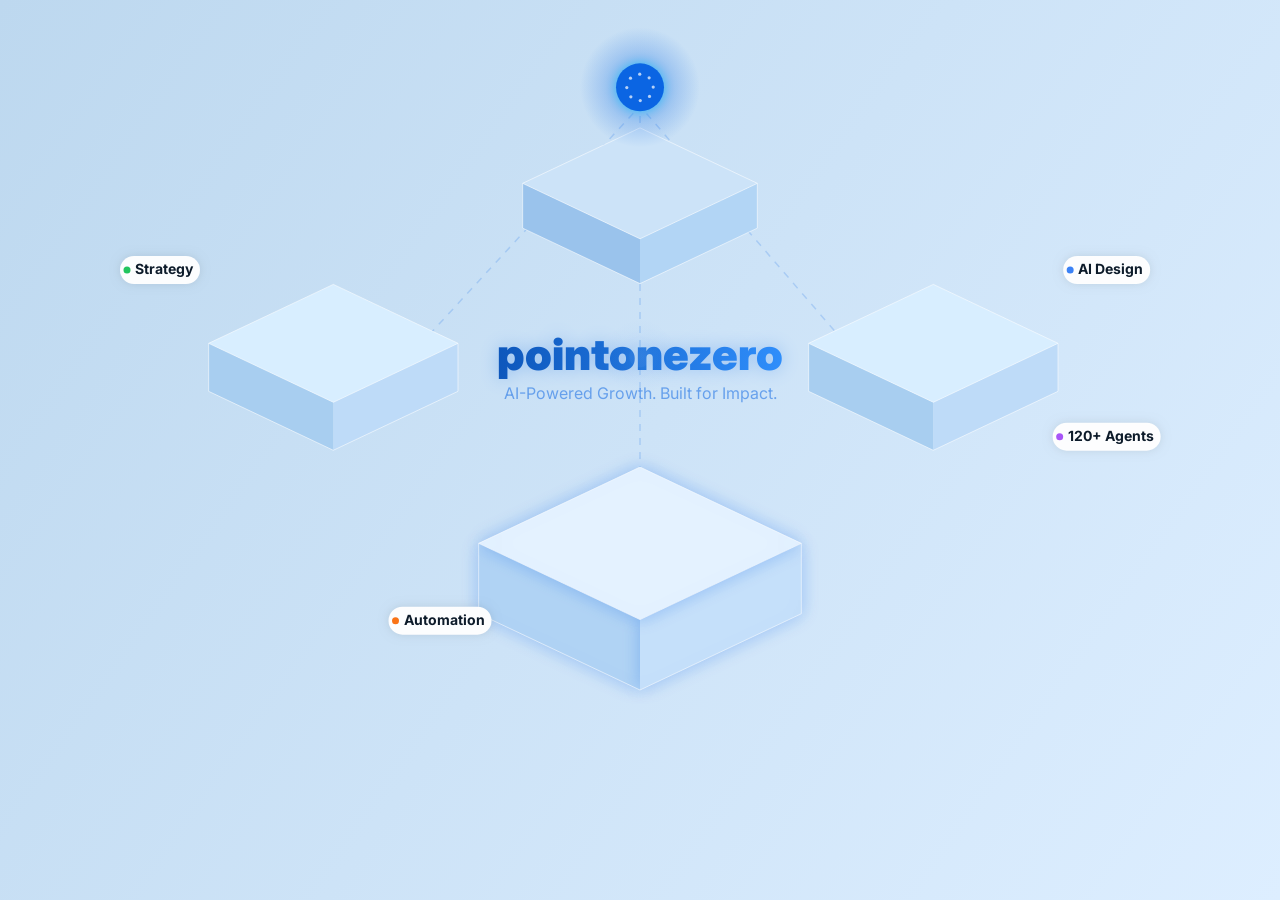
<file: robot-animation.html>
<!DOCTYPE html>
<html lang="en">
<head>
<meta charset="UTF-8"/>
<meta name="viewport" content="width=device-width, initial-scale=1.0, maximum-scale=1.0"/>
<title>PointOneZero — Robot Animation</title>
<link rel="preconnect" href="https://fonts.googleapis.com"/>
<link href="https://fonts.googleapis.com/css2?family=Inter:wght@400;700;900&display=swap" rel="stylesheet"/>
<style>
  *, *::before, *::after { margin:0; padding:0; box-sizing:border-box; }
  html, body { width:100%; height:100%; overflow:hidden; }
  body {
    background: #d0e2f5;
    display: flex;
    align-items: center;
    justify-content: center;
    font-family: 'Inter', Arial, sans-serif;
  }
  canvas {
    display: block;
    width: 100%;
    height: 100%;
    position: fixed;
    top: 0; left: 0;
  }
</style>
</head>
<body>
<canvas id="c"></canvas>
<script>
'use strict';

/* ══════════════════════════════════════════
   CANVAS SETUP — hi-DPI, resize-aware
══════════════════════════════════════════ */
const canvas = document.getElementById('c');
const ctx    = canvas.getContext('2d');
let VW, VH, DPR;

function resize() {
  DPR = Math.min(window.devicePixelRatio || 1, 2);
  VW  = window.innerWidth;
  VH  = window.innerHeight;
  canvas.width  = VW * DPR;
  canvas.height = VH * DPR;
  ctx.setTransform(DPR, 0, 0, DPR, 0, 0);
}
resize();
window.addEventListener('resize', () => { resize(); });

/* ══════════════════════════════════════════
   RESPONSIVE SCALE
   phone  < 480   → sc ≈ 0.38
   iPhone 480–767 → sc ≈ 0.52
   tablet 768–1023→ sc ≈ 0.72
   laptop ≥ 1024  → sc ≈ 1.0
══════════════════════════════════════════ */
function getScale() {
  const s = Math.min(VW / 960, VH / 620);
  return Math.max(0.32, Math.min(s, 1.4));
}

/* ══════════════════════════════════════════
   HELPER MATH
══════════════════════════════════════════ */
function lerp(a, b, t) { return a + (b - a) * t; }
function ease(t) { return t < 0.5 ? 4*t*t*t : 1 - Math.pow(-2*t+2,3)/2; }
function clamp(v,a,b) { return Math.max(a, Math.min(b, v)); }
function norm(t,a,b) { return clamp((t-a)/(b-a), 0, 1); }

/* ══════════════════════════════════════════
   ROUNDED RECT HELPER (compatible with all browsers)
══════════════════════════════════════════ */
function rr(x, y, w, h, r) {
  ctx.beginPath();
  ctx.moveTo(x+r, y);
  ctx.lineTo(x+w-r, y);   ctx.arcTo(x+w, y,   x+w, y+r,   r);
  ctx.lineTo(x+w, y+h-r); ctx.arcTo(x+w, y+h, x+w-r, y+h, r);
  ctx.lineTo(x+r, y+h);   ctx.arcTo(x,   y+h, x,   y+h-r, r);
  ctx.lineTo(x, y+r);     ctx.arcTo(x,   y,   x+r, y,     r);
  ctx.closePath();
}

/* ══════════════════════════════════════════
   ISO BOX  — screen-space diamond + walls
   cx,cy = top-face center
   tw    = half-width of diamond
   th    = half-height of diamond
   bh    = wall height (downward)
══════════════════════════════════════════ */
function isoBox(cx, cy, tw, th, bh, cols, glow=false) {
  const [top, left, right] = cols;

  const Tp = {x:cx,    y:cy-th};
  const Rt = {x:cx+tw, y:cy   };
  const Bt = {x:cx,    y:cy+th};
  const Lt = {x:cx-tw, y:cy   };
  const BtW= {x:cx,    y:cy+th+bh};
  const RtW= {x:cx+tw, y:cy+bh   };
  const LtW= {x:cx-tw, y:cy+bh   };

  if (glow) {
    ctx.shadowColor = 'rgba(11,101,227,0.3)';
    ctx.shadowBlur  = 18;
  }

  // Left wall
  ctx.beginPath();
  ctx.moveTo(Lt.x,Lt.y); ctx.lineTo(Bt.x,Bt.y);
  ctx.lineTo(BtW.x,BtW.y); ctx.lineTo(LtW.x,LtW.y);
  ctx.closePath();
  ctx.fillStyle = left; ctx.fill();

  // Right wall
  ctx.beginPath();
  ctx.moveTo(Rt.x,Rt.y); ctx.lineTo(Bt.x,Bt.y);
  ctx.lineTo(BtW.x,BtW.y); ctx.lineTo(RtW.x,RtW.y);
  ctx.closePath();
  ctx.fillStyle = right; ctx.fill();

  // Top face
  ctx.beginPath();
  ctx.moveTo(Tp.x,Tp.y); ctx.lineTo(Rt.x,Rt.y);
  ctx.lineTo(Bt.x,Bt.y); ctx.lineTo(Lt.x,Lt.y);
  ctx.closePath();
  ctx.fillStyle = top; ctx.fill();

  // Rim
  ctx.strokeStyle = 'rgba(255,255,255,0.55)';
  ctx.lineWidth   = 1;
  ctx.beginPath();
  ctx.moveTo(Tp.x,Tp.y); ctx.lineTo(Rt.x,Rt.y);
  ctx.lineTo(Bt.x,Bt.y); ctx.lineTo(Lt.x,Lt.y);
  ctx.closePath(); ctx.stroke();
  ctx.beginPath();
  ctx.moveTo(Lt.x,Lt.y); ctx.lineTo(LtW.x,LtW.y);
  ctx.lineTo(BtW.x,BtW.y); ctx.lineTo(RtW.x,RtW.y);
  ctx.lineTo(Rt.x,Rt.y); ctx.stroke();

  ctx.shadowBlur = 0;
}

/* ══════════════════════════════════════════
   BADGE LABEL
══════════════════════════════════════════ */
function badge(sx, sy, dot, text, sc, alpha=1) {
  ctx.save();
  ctx.globalAlpha = alpha;
  const fs = Math.round(clamp(11*sc, 9, 14));
  ctx.font = `700 ${fs}px Inter,Arial,sans-serif`;
  const tw = ctx.measureText(text).width;
  const pw = tw + 22, ph = clamp(24*sc, 20, 28);
  ctx.shadowColor = 'rgba(0,0,0,0.1)'; ctx.shadowBlur = 10;
  ctx.fillStyle = 'rgba(255,255,255,0.96)';
  rr(sx - pw/2, sy - ph/2, pw, ph, ph/2);
  ctx.fill(); ctx.shadowBlur = 0;
  ctx.fillStyle = dot;
  ctx.beginPath(); ctx.arc(sx - tw/2 - 4, sy, 3.5, 0, Math.PI*2); ctx.fill();
  ctx.fillStyle = '#0d1b2a';
  ctx.textAlign = 'center'; ctx.textBaseline = 'middle';
  ctx.fillText(text, sx + 4, sy);
  ctx.restore();
}

/* ══════════════════════════════════════════
   ENERGY PARTICLE
══════════════════════════════════════════ */
function energyDot(sx, sy, r, alpha) {
  ctx.save();
  ctx.globalAlpha = alpha;
  const g = ctx.createRadialGradient(sx,sy,0, sx,sy,r*3.5);
  g.addColorStop(0,   '#ffffff');
  g.addColorStop(0.25,'#93c5fd');
  g.addColorStop(1,   'rgba(11,101,227,0)');
  ctx.beginPath(); ctx.arc(sx,sy,r*3.5,0,Math.PI*2);
  ctx.fillStyle=g; ctx.fill();
  ctx.shadowColor='#38bdf8'; ctx.shadowBlur=r*2;
  ctx.fillStyle='#fff';
  ctx.beginPath(); ctx.arc(sx,sy,r,0,Math.PI*2); ctx.fill();
  ctx.restore();
}

/* ══════════════════════════════════════════
   ROBOT
══════════════════════════════════════════ */
function drawRobot(sx, sy, s, glow, alpha) {
  ctx.save();
  ctx.globalAlpha = alpha;
  ctx.translate(sx, sy);

  if (glow > 0.05) {
    ctx.shadowColor = '#38bdf8';
    ctx.shadowBlur  = 20*glow;
  }

  // drop shadow
  ctx.fillStyle = 'rgba(11,101,227,0.12)';
  ctx.beginPath();
  ctx.ellipse(0, 11*s, 11*s, 3.5*s, 0, 0, Math.PI*2); ctx.fill();

  // legs
  ctx.fillStyle = '#b8d4f0';
  rr(-9*s, 5*s, 7*s, 7*s, 2*s); ctx.fill();
  rr( 2*s, 5*s, 7*s, 7*s, 2*s); ctx.fill();

  // body
  const bodyG = ctx.createLinearGradient(0,-11*s,0,5*s);
  bodyG.addColorStop(0,'#ddf0ff'); bodyG.addColorStop(1,'#b4d8f5');
  ctx.fillStyle = bodyG;
  rr(-12*s,-11*s,24*s,18*s,5*s); ctx.fill();
  ctx.strokeStyle='rgba(11,101,227,0.25)'; ctx.lineWidth=s; ctx.stroke();

  // arms
  ctx.fillStyle='#c5def5';
  rr(-18*s,-8*s,6*s,11*s,3*s); ctx.fill();
  rr( 12*s,-8*s,6*s,11*s,3*s); ctx.fill();

  // chest panel
  const panelG = ctx.createLinearGradient(0,-8*s,0,0);
  panelG.addColorStop(0,'#0b65e3'); panelG.addColorStop(1,'#2b8eff');
  ctx.fillStyle=panelG;
  rr(-6.5*s,-8.5*s,13*s,10*s,2*s); ctx.fill();

  // chest dots
  const dotColors = ['#f0abfc','#7dd3fc','#86efac'];
  dotColors.forEach((c,i) => {
    ctx.fillStyle=c;
    ctx.shadowColor=c; ctx.shadowBlur=5*glow+2;
    ctx.beginPath(); ctx.arc(-3.5*s+i*3.5*s,-3.5*s,1.6*s,0,Math.PI*2); ctx.fill();
  });
  ctx.shadowBlur=0;

  // head
  const headG = ctx.createLinearGradient(0,-28*s,0,-13*s);
  headG.addColorStop(0,'#f0f9ff'); headG.addColorStop(1,'#d8edff');
  ctx.fillStyle=headG;
  rr(-9*s,-28*s,18*s,16*s,4*s); ctx.fill();
  ctx.strokeStyle='rgba(11,101,227,0.2)'; ctx.lineWidth=s; ctx.stroke();

  // antenna
  ctx.strokeStyle='#90c4e8'; ctx.lineWidth=1.5*s;
  ctx.beginPath(); ctx.moveTo(0,-28*s); ctx.lineTo(0,-35*s); ctx.stroke();
  ctx.fillStyle = glow>0.2 ? '#38bdf8':'#7dd3fc';
  ctx.shadowColor='#38bdf8'; ctx.shadowBlur=glow>0.2?10:3;
  ctx.beginPath(); ctx.arc(0,-36*s,2.5*s,0,Math.PI*2); ctx.fill();
  ctx.shadowBlur=0;

  // eyes
  ctx.fillStyle='#0b65e3';
  ctx.beginPath(); ctx.ellipse(-4*s,-20*s,2.8*s,3.2*s,0,0,Math.PI*2); ctx.fill();
  ctx.beginPath(); ctx.ellipse( 4*s,-20*s,2.8*s,3.2*s,0,0,Math.PI*2); ctx.fill();
  ctx.fillStyle='#fff';
  ctx.beginPath(); ctx.arc(-5*s,-21.5*s,0.9*s,0,Math.PI*2); ctx.fill();
  ctx.beginPath(); ctx.arc( 3*s,-21.5*s,0.9*s,0,Math.PI*2); ctx.fill();

  ctx.restore();
}

/* ══════════════════════════════════════════
   CONNECTOR LINE
══════════════════════════════════════════ */
function connector(x1,y1,x2,y2,alpha,dashOff) {
  ctx.save();
  ctx.globalAlpha = alpha;
  ctx.strokeStyle = 'rgba(11,101,227,0.22)';
  ctx.lineWidth   = 1.5;
  ctx.setLineDash([7,7]);
  ctx.lineDashOffset = -dashOff;
  ctx.beginPath(); ctx.moveTo(x1,y1); ctx.lineTo(x2,y2); ctx.stroke();
  ctx.setLineDash([]);
  ctx.restore();
}

/* ══════════════════════════════════════════
   TRAIL PARTICLES
══════════════════════════════════════════ */
const trail = [];
let trailTick = 0;

function addTrail(x, y) {
  trail.push({
    x, y,
    r: 3 + Math.random()*3,
    life: 1,
    vx: (Math.random()-0.5)*0.7,
    vy: -0.6 - Math.random()*0.6
  });
}
function tickTrail() {
  for (let i=trail.length-1;i>=0;i--) {
    const p=trail[i];
    p.life-=0.05; p.x+=p.vx; p.y+=p.vy; p.r*=0.96;
    if (p.life<=0) trail.splice(i,1);
  }
}
function drawTrail() {
  trail.forEach(p => {
    ctx.save();
    ctx.globalAlpha=p.life*0.45;
    ctx.shadowColor='#38bdf8'; ctx.shadowBlur=8;
    ctx.fillStyle='#93c5fd';
    ctx.beginPath(); ctx.arc(p.x,p.y,p.r,0,Math.PI*2); ctx.fill();
    ctx.restore();
  });
}

/* ══════════════════════════════════════════
   ROBOT GROUP
══════════════════════════════════════════ */
function robotGroup(cx, cy, sc) {
  // Spread adapts to screen size
  const sp = clamp(15*sc, 10, 22);
  return [
    {x: cx - sp*1.2, y: cy + sp*0.4},
    {x: cx,          y: cy - sp*0.3},
    {x: cx + sp*1.2, y: cy + sp*0.4}
  ];
}

/* ══════════════════════════════════════════
   BRAIN NODE
══════════════════════════════════════════ */
function drawBrain(cx, cy, r, t) {
  const g = ctx.createRadialGradient(cx,cy,0, cx,cy,r*2.5);
  g.addColorStop(0,'rgba(11,101,227,0.5)');
  g.addColorStop(1,'rgba(11,101,227,0)');
  ctx.fillStyle=g;
  ctx.beginPath(); ctx.arc(cx,cy,r*2.5,0,Math.PI*2); ctx.fill();

  ctx.fillStyle='#0b65e3';
  ctx.shadowColor='#38bdf8'; ctx.shadowBlur=12;
  ctx.beginPath(); ctx.arc(cx,cy,r,0,Math.PI*2); ctx.fill();
  ctx.shadowBlur=0;

  const pulse = 0.5+0.5*Math.sin(t*3);
  ctx.strokeStyle=`rgba(56,189,248,${0.35*pulse})`;
  ctx.lineWidth=2.5;
  ctx.beginPath(); ctx.arc(cx,cy,r*(1+0.28*pulse),0,Math.PI*2); ctx.stroke();

  for (let i=0;i<8;i++) {
    const a = i/8*Math.PI*2 + t*0.9;
    ctx.fillStyle='rgba(255,255,255,0.7)';
    ctx.beginPath();
    ctx.arc(cx+Math.cos(a)*r*0.55, cy+Math.sin(a)*r*0.55, 1.6, 0, Math.PI*2);
    ctx.fill();
  }
}

/* ══════════════════════════════════════════
   COMPUTE BOX LAYOUT — responsive
   Layout modes:
     desktop (≥768): diamond with B2 top-left, B3 top-right, B4 top-center
     mobile  (<768): linear vertical stack
══════════════════════════════════════════ */
function getLayout(sc) {
  const cx = VW/2, cy = VH/2;

  if (VW >= 768) {
    // Desktop / laptop / tablet landscape
    const tw = 110*sc, th = 52*sc, bh = 48*sc;
    return {
      tw, th, bh,
      B1: {x: cx,            y: cy + 70*sc},   // center-bottom — robot home
      B2: {x: cx - 230*sc,   y: cy - 80*sc},   // top-left — Strategy
      B3: {x: cx + 220*sc,   y: cy - 80*sc},   // top-right — AI Design
      B4: {x: cx,            y: cy - 200*sc},  // top-center — hub/brain
      labels: {
        strategy:  {x: cx - 230*sc - 130*sc, y: cy - 80*sc  - 55*sc },
        aidesign:  {x: cx + 220*sc + 130*sc, y: cy - 80*sc  - 55*sc },
        automation:{x: cx        - 150*sc,   y: cy + 70*sc  + 58*sc },
        agents:    {x: cx + 220*sc + 130*sc, y: cy - 80*sc  + 70*sc },
      }
    };
  } else {
    // Phone / iPhone — compact vertical layout
    const tw = 80*sc, th = 38*sc, bh = 34*sc;
    const vgap = 100*sc;
    return {
      tw, th, bh,
      B1: {x: cx,         y: cy + vgap*0.5},        // center
      B2: {x: cx - 110*sc, y: cy - vgap*0.7},       // left
      B3: {x: cx + 110*sc, y: cy - vgap*0.7},       // right
      B4: {x: cx,          y: cy - vgap*1.9},       // top
      labels: {
        strategy:  {x: cx - 110*sc - 90*sc, y: cy - vgap*0.7 - 42*sc },
        aidesign:  {x: cx + 110*sc + 90*sc, y: cy - vgap*0.7 - 42*sc },
        automation:{x: cx - 120*sc,         y: cy + vgap*0.5 + 48*sc },
        agents:    {x: cx + 110*sc + 90*sc, y: cy - vgap*0.7 + 55*sc },
      }
    };
  }
}

/* ══════════════════════════════════════════
   MAIN ANIMATION LOOP
══════════════════════════════════════════ */
let t = 0;
const DUR = 14;  // seconds per cycle

function frame(ts) {
  requestAnimationFrame(frame);
  t = (ts / 1000) % DUR;

  ctx.clearRect(0, 0, VW, VH);

  // Background
  const bg = ctx.createLinearGradient(0,0,VW,VH);
  bg.addColorStop(0,'#bdd8ef'); bg.addColorStop(1,'#ddeeff');
  ctx.fillStyle=bg; ctx.fillRect(0,0,VW,VH);

  const sc  = getScale();
  const lay = getLayout(sc);
  const {tw,th,bh,B1,B2,B3,B4,labels} = lay;

  const dashOff = (t*22) % 14;
  const brainY  = B4.y - th - 20*sc;

  // Connector lines (from brain to box tops)
  connector(B4.x, brainY+14*sc, B1.x, B1.y-th, 0.85, dashOff);
  connector(B4.x, brainY+14*sc, B2.x+tw*0.6, B2.y, 0.85, dashOff);
  connector(B4.x, brainY+14*sc, B3.x-tw*0.6, B3.y, 0.85, dashOff);

  // Boxes — draw back-to-front
  isoBox(B4.x, B4.y, tw*0.8, th*0.8, bh*0.7,
    ['#cce3f8','#9ac3ec','#b2d5f5']);

  isoBox(B2.x, B2.y, tw*0.85, th*0.85, bh*0.75,
    ['#d8eeff','#a8cef0','#bedbf8']);

  isoBox(B3.x, B3.y, tw*0.85, th*0.85, bh*0.75,
    ['#d8eeff','#a8cef0','#bedbf8']);

  // B1 — home box, bigger and brighter
  isoBox(B1.x, B1.y, tw*1.1, th*1.1, bh*1.1,
    ['#e4f2ff','#b0d3f4','#c5e0fa'], true);

  // Brain node on B4
  drawBrain(B4.x, brainY, 18*sc, t);

  // Labels
  badge(labels.strategy.x,   labels.strategy.y,   '#22c55e', 'Strategy',    sc);
  badge(labels.aidesign.x,   labels.aidesign.y,   '#3b82f6', 'AI Design',   sc);
  badge(labels.automation.x, labels.automation.y, '#f97316', 'Automation',  sc);
  badge(labels.agents.x,     labels.agents.y,     '#a855f7', '120+ Agents', sc);

  /* ── TIMELINE ──────────────────────────────────
     0.0 – 1.5   : "pointonezero" text
     1.5 – 2.5   : text → dot
     2.5 – 4.0   : dot flies to B1
     4.0 – 5.2   : dot absorbed → robots appear
     5.2 – 7.0   : robots B1 → B2
     7.0 – 8.0   : pause B2
     8.0 – 9.5   : robots B2 → B3
     9.5 – 10.5  : pause B3
     10.5 – 12.5 : robots B3 → B1
     12.5 – 14.0 : fade out → loop
  ────────────────────────────────────────────── */
  let textAlpha=0, dotAlpha=0;
  let ePos={x:VW/2, y:VH/2-80*sc};
  let eAlpha=0, eR=8*sc;
  let rp=null, rAlpha=0, rGlow=0, moving=false;

  if (t < 1.5) {
    textAlpha = clamp(t/0.4, 0, 1);
  }
  else if (t < 2.5) {
    const p=ease(norm(t,1.5,2.5));
    textAlpha=1-p; dotAlpha=p;
  }
  else if (t < 4.0) {
    const p=ease(norm(t,2.5,4.0));
    ePos = {x:lerp(VW/2,B1.x,p), y:lerp(VH/2-80*sc,B1.y-th-18*sc,p)};
    eAlpha=1; eR=lerp(7*sc,13*sc,p);
  }
  else if (t < 5.2) {
    const p=ease(norm(t,4.0,5.2));
    ePos = {x:B1.x, y:B1.y-th-18*sc};
    eAlpha=1-p; eR=lerp(13*sc,44*sc,p);
    rp=robotGroup(B1.x, B1.y-th-8*sc, sc);
    rAlpha=p; rGlow=p;
  }
  else if (t < 7.0) {
    const p=ease(norm(t,5.2,7.0));
    const mx=lerp(B1.x,B2.x,p), my=lerp(B1.y-th-8*sc,B2.y-th-8*sc,p);
    rp=robotGroup(mx,my,sc); rAlpha=1; rGlow=0.4; moving=true;
  }
  else if (t < 8.0) {
    rp=robotGroup(B2.x,B2.y-th-8*sc,sc); rAlpha=1; rGlow=0.7;
  }
  else if (t < 9.5) {
    const p=ease(norm(t,8.0,9.5));
    const mx=lerp(B2.x,B3.x,p), my=lerp(B2.y-th-8*sc,B3.y-th-8*sc,p);
    rp=robotGroup(mx,my,sc); rAlpha=1; rGlow=0.4; moving=true;
  }
  else if (t < 10.5) {
    rp=robotGroup(B3.x,B3.y-th-8*sc,sc); rAlpha=1; rGlow=0.7;
  }
  else if (t < 12.5) {
    const p=ease(norm(t,10.5,12.5));
    const mx=lerp(B3.x,B1.x,p), my=lerp(B3.y-th-8*sc,B1.y-th-8*sc,p);
    rp=robotGroup(mx,my,sc); rAlpha=1; rGlow=0.4; moving=true;
  }
  else {
    const p=norm(t,12.5,14);
    rp=robotGroup(B1.x,B1.y-th-8*sc,sc);
    rAlpha=1-p; rGlow=0.3*(1-p);
  }

  // Trail
  tickTrail();
  if (moving && rp) {
    trailTick++;
    if (trailTick%2===0) rp.forEach(r=>addTrail(r.x,r.y));
  }
  drawTrail();

  // Energy dot
  if (eAlpha > 0.01) energyDot(ePos.x, ePos.y, eR, eAlpha);

  // Robots
  if (rAlpha > 0.01 && rp) {
    const rs = clamp(0.68*sc, 0.28, 1.0);
    rp.forEach(r => drawRobot(r.x, r.y, rs, rGlow, rAlpha));
  }

  // "pointonezero" text
  if (textAlpha > 0.01 || dotAlpha > 0.01) {
    const tx=VW/2, ty=VH/2 - 70*sc;
    if (textAlpha > 0.01) {
      ctx.save();
      ctx.globalAlpha=textAlpha;
      // gradient text
      const tg=ctx.createLinearGradient(tx-120*sc,ty,tx+120*sc,ty);
      tg.addColorStop(0,'#044eb5'); tg.addColorStop(1,'#2b8eff');
      const fs=clamp(Math.round(34*sc),18,44);
      ctx.font=`900 ${fs}px Inter,Arial,sans-serif`;
      ctx.shadowColor='rgba(11,101,227,0.3)'; ctx.shadowBlur=18;
      ctx.fillStyle=tg;
      ctx.textAlign='center'; ctx.textBaseline='middle';
      ctx.fillText('pointonezero', tx, ty);
      ctx.shadowBlur=0;
      const sf=clamp(Math.round(13*sc),10,16);
      ctx.font=`400 ${sf}px Inter,Arial,sans-serif`;
      ctx.fillStyle='rgba(11,101,227,0.55)';
      ctx.fillText('AI-Powered Growth. Built for Impact.', tx, ty+28*sc);
      ctx.restore();
    }
    if (dotAlpha > 0.01) energyDot(tx, ty, 8*sc, dotAlpha);
  }
}

requestAnimationFrame(frame);
</script>
</body>
</html>
</file>
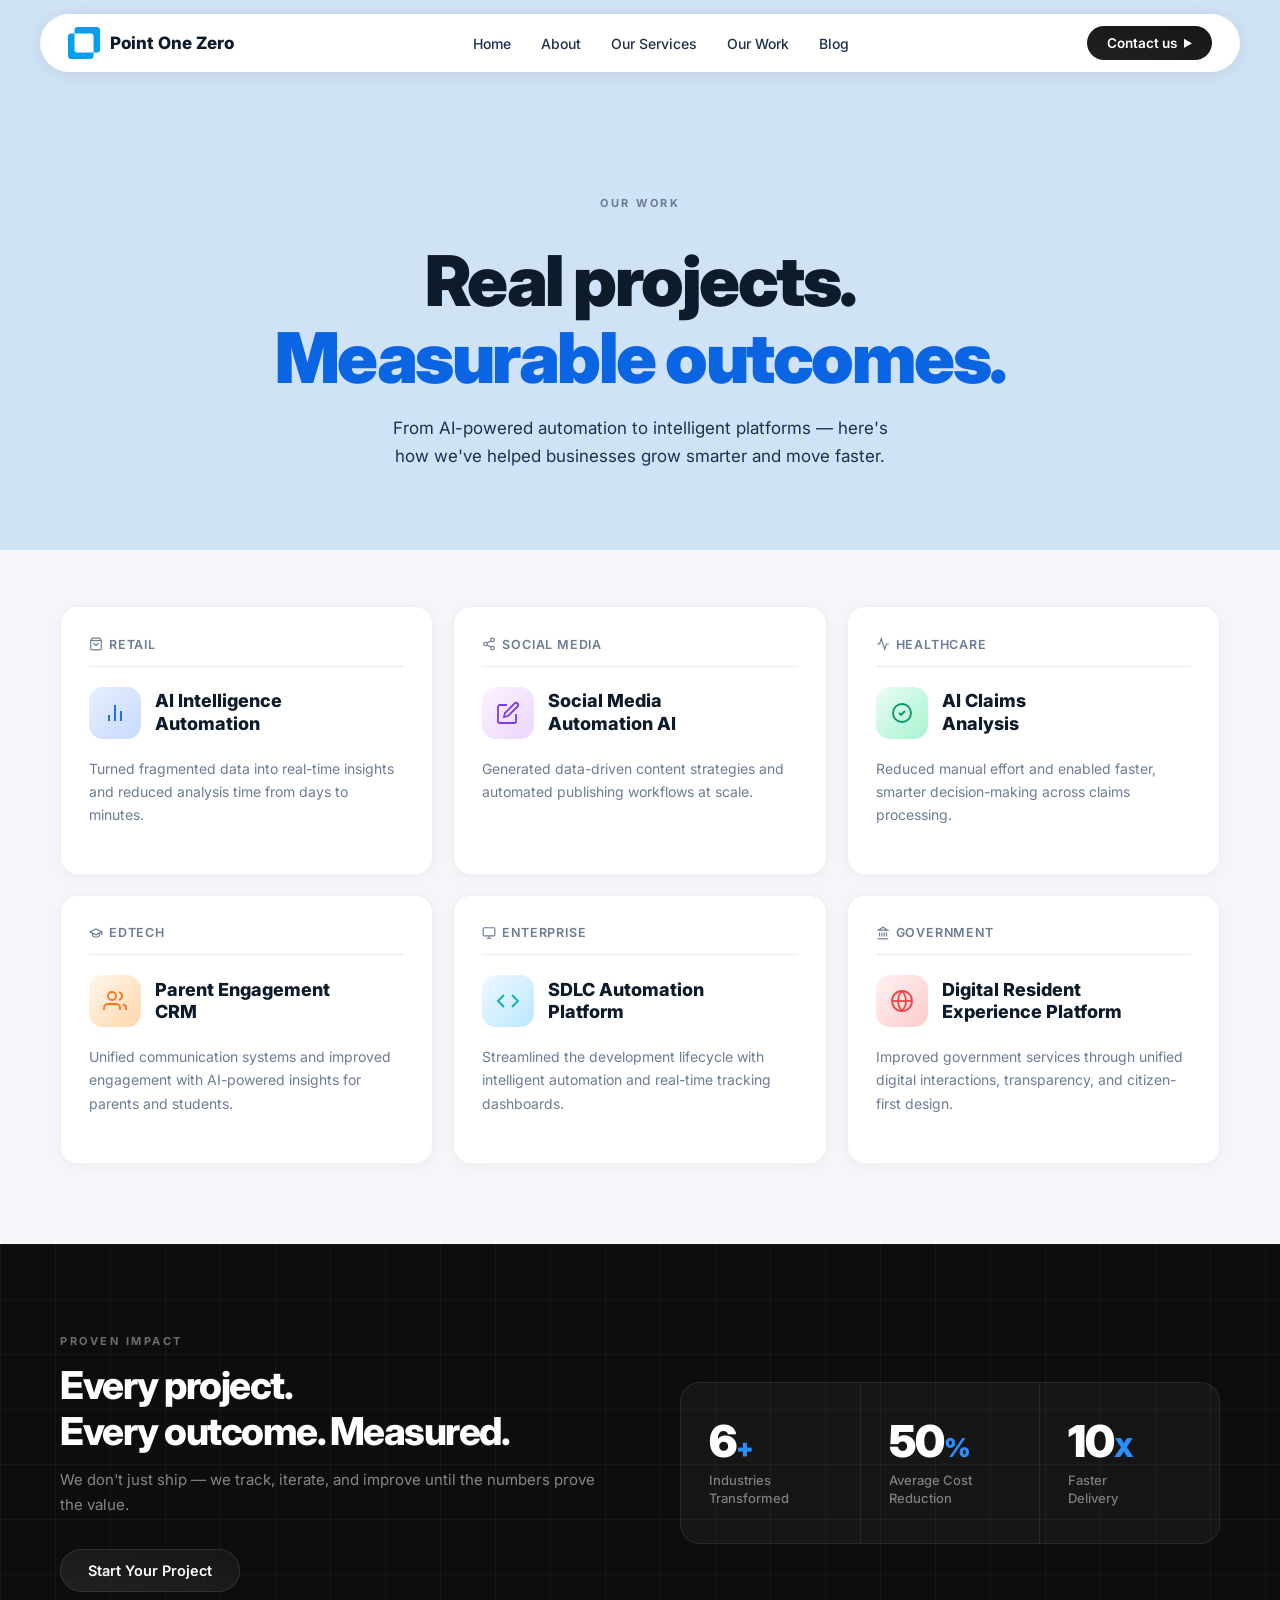
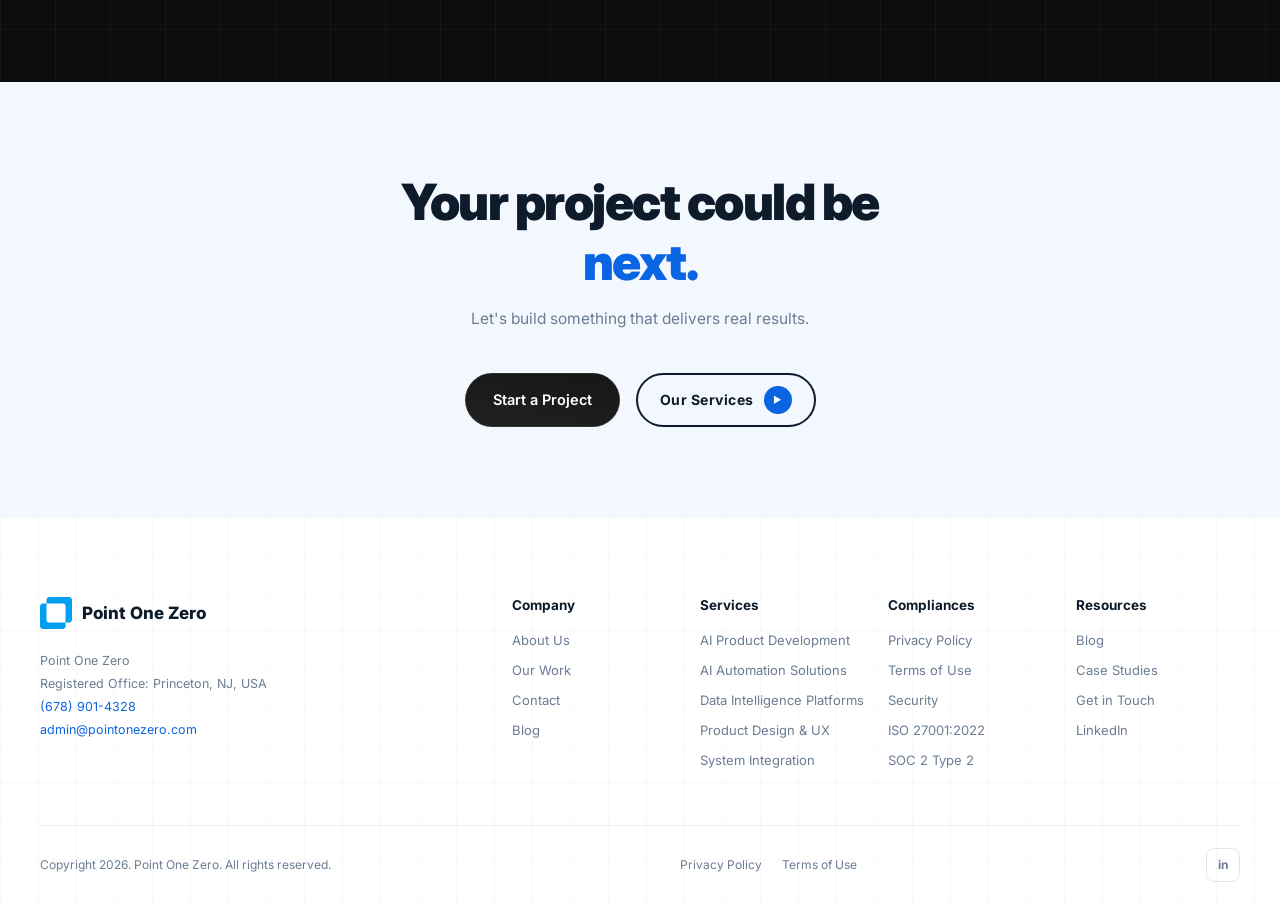
<file: work.html>
<!DOCTYPE html>
<html lang="en">
<head>
  <meta charset="UTF-8" />
  <meta name="viewport" content="width=device-width, initial-scale=1.0" />
  <meta name="description" content="Real AI projects with measurable outcomes. PointOneZero helped businesses in retail, healthcare, EdTech and government grow smarter and move faster." />
  <meta name="robots" content="index, follow" />
  <link rel="canonical" href="https://poz-website.vercel.app/work.html" />
  <link rel="icon" href="POZ Logo.png" type="image/png" />
  <meta property="og:title" content="AI Case Studies & Projects | PointOneZero" />
  <meta property="og:description" content="Real AI projects. Measurable outcomes. Healthcare, EdTech, retail, government." />
  <meta property="og:image" content="https://poz-website.vercel.app/ai-workflow.png" />
  <meta property="og:url" content="https://poz-website.vercel.app/work.html" />
  <meta property="og:type" content="website" />
  <meta name="twitter:card" content="summary_large_image" />
  <title>AI Case Studies & Projects | PointOneZero</title>
  <link rel="preconnect" href="https://fonts.googleapis.com" />
  <link rel="preconnect" href="https://fonts.gstatic.com" crossorigin />
  <link href="https://fonts.googleapis.com/css2?family=Inter:ital,wght@0,300;0,400;0,500;0,600;0,700;0,800;0,900;1,400;1,600&display=swap" rel="stylesheet" />
  <link rel="stylesheet" href="style.css" />
  <link rel="stylesheet" href="work.css" />
</head>
<body>

  <!-- NAVBAR -->
  <header class="site-header">
    <nav class="navbar">
      <a href="index.html" class="logo">
        <img src="POZ Logo.png" alt="PointOneZero Logo" class="logo-img" />
        <span>Point One Zero</span>
      </a>
      <ul class="nav-links">
        <li><a href="index.html">Home</a></li>
        <li><a href="about.html">About</a></li>
        <li><a href="services.html">Our Services</a></li>
        <li><a href="work.html" class="nav-active">Our Work</a></li>
        <li><a href="blog.html">Blog</a></li>
      </ul>
      <a href="contact.html" class="nav-cta">Contact us <span class="cta-arrow">&#9658;</span></a>
      <button class="nav-hamburger" id="navHamburger" aria-label="Menu">
        <span></span><span></span><span></span>
      </button>
    </nav>
  </header>

  <!-- Mobile Menu -->
  <div class="mobile-nav" id="mobileNav">
    <button class="mobile-nav-close" id="mobileNavClose">&#10005;</button>
    <ul>
      <li><a href="index.html">Home</a></li>
      <li><a href="about.html">About</a></li>
      <li><a href="services.html">Our Services</a></li>
      <li><a href="work.html">Our Work</a></li>
      <li><a href="blog.html">Blog</a></li>
      <li><a href="#contact">Contact us</a></li>
    </ul>
  </div>

  <!-- ═══════════════════════════════
       HERO
  ═══════════════════════════════ -->
  <section class="wk-hero">
    <span class="section-eyebrow">OUR WORK</span>
    <h1 class="wk-hero-h1">
      Real projects.<br />
      <span class="blue-text">Measurable outcomes.</span>
    </h1>
    <p class="wk-hero-sub">
      From AI-powered automation to intelligent platforms —
      here's how we've helped businesses grow smarter and move faster.
    </p>
  </section>

  <!-- ═══════════════════════════════
       PROJECT CARDS GRID
  ═══════════════════════════════ -->
  <section class="wk-grid-section">
    <div class="wk-grid">

      <!-- Card 1: Retail -->
      <div class="wk-card" data-cat="retail">
        <div class="wk-card-top">
          <div class="wk-cat">
            <svg width="14" height="14" viewBox="0 0 24 24" fill="none" stroke="currentColor" stroke-width="2"><path d="M6 2L3 6v14a2 2 0 002 2h14a2 2 0 002-2V6l-3-4z"/><line x1="3" y1="6" x2="21" y2="6"/><path d="M16 10a4 4 0 01-8 0"/></svg>
            Retail
          </div>
          <div class="wk-cat-line"></div>
        </div>
        <div class="wk-card-brand">
          <div class="wk-brand-icon" style="background:linear-gradient(135deg,#e8f0fe,#c7d9fd);">
            <svg width="24" height="24" viewBox="0 0 24 24" fill="none" stroke="#0b65e3" stroke-width="1.8"><line x1="18" y1="20" x2="18" y2="10"/><line x1="12" y1="20" x2="12" y2="4"/><line x1="6" y1="20" x2="6" y2="14"/></svg>
          </div>
          <span class="wk-brand-name">AI Intelligence<br />Automation</span>
        </div>
        <p class="wk-card-desc">
          Turned fragmented data into real-time insights and reduced analysis time from days to minutes.
        </p>
      </div>

      <!-- Card 2: Social Media -->
      <div class="wk-card" data-cat="social">
        <div class="wk-card-top">
          <div class="wk-cat">
            <svg width="14" height="14" viewBox="0 0 24 24" fill="none" stroke="currentColor" stroke-width="2"><circle cx="18" cy="5" r="3"/><circle cx="6" cy="12" r="3"/><circle cx="18" cy="19" r="3"/><line x1="8.59" y1="13.51" x2="15.42" y2="17.49"/><line x1="15.41" y1="6.51" x2="8.59" y2="10.49"/></svg>
            Social Media
          </div>
          <div class="wk-cat-line"></div>
        </div>
        <div class="wk-card-brand">
          <div class="wk-brand-icon" style="background:linear-gradient(135deg,#fdf4ff,#ead5fd);">
            <svg width="24" height="24" viewBox="0 0 24 24" fill="none" stroke="#7c3aed" stroke-width="1.8"><path d="M11 4H4a2 2 0 00-2 2v14a2 2 0 002 2h14a2 2 0 002-2v-7"/><path d="M18.5 2.5a2.121 2.121 0 013 3L12 15l-4 1 1-4 9.5-9.5z"/></svg>
          </div>
          <span class="wk-brand-name">Social Media<br />Automation AI</span>
        </div>
        <p class="wk-card-desc">
          Generated data-driven content strategies and automated publishing workflows at scale.
        </p>
      </div>

      <!-- Card 3: Healthcare -->
      <div class="wk-card" data-cat="healthcare">
        <div class="wk-card-top">
          <div class="wk-cat">
            <svg width="14" height="14" viewBox="0 0 24 24" fill="none" stroke="currentColor" stroke-width="2"><path d="M22 12h-4l-3 9L9 3l-3 9H2"/></svg>
            Healthcare
          </div>
          <div class="wk-cat-line"></div>
        </div>
        <div class="wk-card-brand">
          <div class="wk-brand-icon" style="background:linear-gradient(135deg,#ecfdf5,#a7f3d0);">
            <svg width="24" height="24" viewBox="0 0 24 24" fill="none" stroke="#059669" stroke-width="1.8"><path d="M9 12l2 2 4-4"/><path d="M21 12c0 4.97-4.03 9-9 9S3 16.97 3 12 7.03 3 12 3s9 4.03 9 9z"/></svg>
          </div>
          <span class="wk-brand-name">AI Claims<br />Analysis</span>
        </div>
        <p class="wk-card-desc">
          Reduced manual effort and enabled faster, smarter decision-making across claims processing.
        </p>
      </div>

      <!-- Card 4: EdTech -->
      <div class="wk-card" data-cat="edtech">
        <div class="wk-card-top">
          <div class="wk-cat">
            <svg width="14" height="14" viewBox="0 0 24 24" fill="none" stroke="currentColor" stroke-width="2"><path d="M22 10v6M2 10l10-5 10 5-10 5z"/><path d="M6 12v5c3 3 9 3 12 0v-5"/></svg>
            EdTech
          </div>
          <div class="wk-cat-line"></div>
        </div>
        <div class="wk-card-brand">
          <div class="wk-brand-icon" style="background:linear-gradient(135deg,#fff7ed,#fed7aa);">
            <svg width="24" height="24" viewBox="0 0 24 24" fill="none" stroke="#f97316" stroke-width="1.8"><path d="M17 21v-2a4 4 0 00-4-4H5a4 4 0 00-4 4v2"/><circle cx="9" cy="7" r="4"/><path d="M23 21v-2a4 4 0 00-3-3.87"/><path d="M16 3.13a4 4 0 010 7.75"/></svg>
          </div>
          <span class="wk-brand-name">Parent Engagement<br />CRM</span>
        </div>
        <p class="wk-card-desc">
          Unified communication systems and improved engagement with AI-powered insights for parents and students.
        </p>
      </div>

      <!-- Card 5: Enterprise -->
      <div class="wk-card" data-cat="enterprise">
        <div class="wk-card-top">
          <div class="wk-cat">
            <svg width="14" height="14" viewBox="0 0 24 24" fill="none" stroke="currentColor" stroke-width="2"><rect x="2" y="3" width="20" height="14" rx="2"/><path d="M8 21h8M12 17v4"/></svg>
            Enterprise
          </div>
          <div class="wk-cat-line"></div>
        </div>
        <div class="wk-card-brand">
          <div class="wk-brand-icon" style="background:linear-gradient(135deg,#f0f9ff,#bae6fd);">
            <svg width="24" height="24" viewBox="0 0 24 24" fill="none" stroke="#0aaeb3" stroke-width="1.8"><polyline points="16 18 22 12 16 6"/><polyline points="8 6 2 12 8 18"/></svg>
          </div>
          <span class="wk-brand-name">SDLC Automation<br />Platform</span>
        </div>
        <p class="wk-card-desc">
          Streamlined the development lifecycle with intelligent automation and real-time tracking dashboards.
        </p>
      </div>

      <!-- Card 6: Government -->
      <div class="wk-card" data-cat="government">
        <div class="wk-card-top">
          <div class="wk-cat">
            <svg width="14" height="14" viewBox="0 0 24 24" fill="none" stroke="currentColor" stroke-width="2"><line x1="3" y1="22" x2="21" y2="22"/><line x1="6" y1="18" x2="6" y2="11"/><line x1="10" y1="18" x2="10" y2="11"/><line x1="14" y1="18" x2="14" y2="11"/><line x1="18" y1="18" x2="18" y2="11"/><polygon points="12 2 20 7 4 7"/></svg>
            Government
          </div>
          <div class="wk-cat-line"></div>
        </div>
        <div class="wk-card-brand">
          <div class="wk-brand-icon" style="background:linear-gradient(135deg,#fef2f2,#fecaca);">
            <svg width="24" height="24" viewBox="0 0 24 24" fill="none" stroke="#ef4444" stroke-width="1.8"><circle cx="12" cy="12" r="10"/><line x1="2" y1="12" x2="22" y2="12"/><path d="M12 2a15.3 15.3 0 014 10 15.3 15.3 0 01-4 10 15.3 15.3 0 01-4-10 15.3 15.3 0 014-10z"/></svg>
          </div>
          <span class="wk-brand-name">Digital Resident<br />Experience Platform</span>
        </div>
        <p class="wk-card-desc">
          Improved government services through unified digital interactions, transparency, and citizen-first design.
        </p>
      </div>

    </div>
  </section>

  <!-- ═══════════════════════════════
       RESULTS BAND — DARK
  ═══════════════════════════════ -->
  <section class="wk-results">
    <div class="wk-results-inner">
      <div class="wk-results-text">
        <span class="section-eyebrow" style="color:rgba(255,255,255,.4);">PROVEN IMPACT</span>
        <h2>Every project.<br />Every outcome. Measured.</h2>
        <p>We don't just ship — we track, iterate, and improve until the numbers prove the value.</p>
        <a href="contact.html" class="btn-dark">Start Your Project</a>
      </div>
      <div class="wk-results-stats">
        <div class="wk-rs-item">
          <span class="wk-rs-num">6<em>+</em></span>
          <span class="wk-rs-label">Industries<br />Transformed</span>
        </div>
        <div class="wk-rs-item">
          <span class="wk-rs-num">50<em>%</em></span>
          <span class="wk-rs-label">Average Cost<br />Reduction</span>
        </div>
        <div class="wk-rs-item">
          <span class="wk-rs-num">10<em>X</em></span>
          <span class="wk-rs-label">Faster<br />Delivery</span>
        </div>
      </div>
    </div>
  </section>

  <!-- ═══════════════════════════════
       CTA
  ═══════════════════════════════ -->
  <section class="cta-band" id="contact">
    <div class="cta-band-inner">
      <h2>Your project could be<br /><span class="blue-text">next.</span></h2>
      <p>Let's build something that delivers real results.</p>
      <div class="cta-band-btns">
        <a href="contact.html" class="btn-dark">Start a Project</a>
        <a href="services.html" class="btn-outline-dark">Our Services <span class="btn-play">&#9654;</span></a>
      </div>
    </div>
  </section>

  <!-- FOOTER -->
  <footer class="site-footer">
    <div class="footer-top">
      <div class="footer-brand">
        <a href="index.html" class="logo footer-logo">
          <img src="POZ Logo.png" alt="PointOneZero Logo" class="logo-img" />
          <span>Point One Zero</span>
        </a>
        <address class="footer-addr">
          Point One Zero<br />
          Registered Office: Princeton, NJ, USA<br />
          <a href="tel:+16789014328">(678) 901-4328</a><br />
          <a href="mailto:admin@pointonezero.com">admin@pointonezero.com</a>
        </address>
      </div>
      <div class="footer-cols">
        <div class="fcol">
          <h4>Company</h4>
          <ul>
            <li><a href="about.html">About Us</a></li>
            <li><a href="work.html">Our Work</a></li>
            <li><a href="contact.html">Contact</a></li>
            <li><a href="blog.html">Blog</a></li>
          </ul>
        </div>
        <div class="fcol">
          <h4>Services</h4>
          <ul>
            <li><a href="services.html">AI Product Development</a></li>
            <li><a href="services.html">AI Automation Solutions</a></li>
            <li><a href="services.html">Data Intelligence Platforms</a></li>
            <li><a href="services.html">Product Design &amp; UX</a></li>
            <li><a href="services.html">System Integration</a></li>
          </ul>
        </div>
        <div class="fcol">
          <h4>Compliances</h4>
          <ul>
            <li><a href="#">Privacy Policy</a></li>
            <li><a href="#">Terms of Use</a></li>
            <li><a href="#">Security</a></li>
            <li><a href="#">ISO 27001:2022</a></li>
            <li><a href="#">SOC 2 Type 2</a></li>
          </ul>
        </div>
        <div class="fcol">
          <h4>Resources</h4>
          <ul>
            <li><a href="blog.html">Blog</a></li>
            <li><a href="work.html">Case Studies</a></li>
            <li><a href="contact.html">Get in Touch</a></li>
            <li><a href="https://www.linkedin.com/company/point-one-zero/posts/?feedView=all" target="_blank" rel="noopener">LinkedIn</a></li>
          </ul>
        </div>
      </div>
    </div>
    <div class="footer-bottom">
      <p>Copyright 2026. Point One Zero. All rights reserved.</p>
      <div class="footer-legal">
        <a href="#">Privacy Policy</a>
        <a href="#">Terms of Use</a>
      </div>
      <div class="footer-socials">
        <a href="https://www.linkedin.com/company/point-one-zero/posts/?feedView=all" target="_blank" rel="noopener" aria-label="LinkedIn" class="social-link">in</a>
      </div>
    </div>
  </footer>

  <script src="main.js"></script>
</body>
</html>
</file>
<file: style.css>
/* ══════════════════════════════════════════
   RESET
══════════════════════════════════════════ */
*, *::before, *::after { margin: 0; padding: 0; box-sizing: border-box; }
html { scroll-behavior: smooth; }
ul { list-style: none; }
a { text-decoration: none; color: inherit; }
img { max-width: 100%; display: block; }
address { font-style: normal; }

/* ══════════════════════════════════════════
   TOKENS  (exact Juspay values)
══════════════════════════════════════════ */
:root {
  /* colours */
  --hero-bg    : #d0e2f5;   /* periwinkle-blue hero */
  --white-bg   : #ffffff;
  --light-bg   : #f3f8ff;   /* juspay light section */
  --dark-bg    : #0d0d0d;
  --blue       : #0b65e3;
  --blue-dark  : #044eb5;
  --blue-light : #2b8eff;
  --text-dark  : #0d1b2a;
  --text-mid   : #1f304c;
  --text-muted : #6b7c93;
  --white      : #ffffff;
  /* gradients */
  --btn-grad        : linear-gradient(191deg, #161616, #212121);
  --btn-grad-hover  : linear-gradient(180deg, #044eb5, #2b8eff);
  /* misc */
  --radius-pill : 9999px;
  --radius-card : 14px;
  --font        : 'Inter', system-ui, sans-serif;
  --trans       : all .5s ease;
}

body {
  font-family : var(--font);
  color       : var(--text-dark);
  overflow-x  : hidden;
  background  : var(--white-bg);
}

/* ══════════════════════════════════════════
   SHARED HELPERS
══════════════════════════════════════════ */
.blue-text { color: var(--blue); }

.section-eyebrow {
  display      : block;
  font-size    : 11px;
  font-weight  : 700;
  letter-spacing: 2.5px;
  color        : var(--text-muted);
  text-transform: uppercase;
  margin-bottom: 14px;
}

/* ══════════════════════════════════════════
   BUTTONS
══════════════════════════════════════════ */
.btn-dark {
  display       : inline-flex;
  align-items   : center;
  gap           : 8px;
  background    : var(--btn-grad);
  color         : var(--white);
  padding       : 13px 28px;
  border-radius : var(--radius-pill);
  font-size     : 14.5px;
  font-weight   : 600;
  transition    : var(--trans);
  position      : relative;
  overflow      : hidden;
  /* inset border trick from juspay */
  box-shadow    : inset 0 0 0 .8px rgba(255,255,255,0.12);
}
.btn-dark::before {
  content    : '';
  position   : absolute;
  inset      : 0;
  background : var(--btn-grad-hover);
  opacity    : 0;
  transition : opacity .5s ease;
  border-radius: inherit;
}
.btn-dark:hover::before { opacity: 0; }
.btn-dark span, .btn-dark > * { position: relative; z-index: 1; }

.btn-outline-dark {
  display       : inline-flex;
  align-items   : center;
  gap           : 10px;
  background    : transparent;
  color         : var(--text-dark);
  padding       : 11px 22px;
  border-radius : var(--radius-pill);
  font-size     : 14px;
  font-weight   : 700;
  border        : 2px solid var(--text-dark);
  letter-spacing: 0.5px;
  transition    : var(--trans);
}
.btn-outline-dark:hover {
  background : transparent;
  color      : var(--text-dark);
}

.btn-play {
  display         : inline-flex;
  align-items     : center;
  justify-content : center;
  width    : 28px;
  height   : 28px;
  background : var(--blue);
  color    : var(--white);
  border-radius: 50%;
  font-size: 9px;
  flex-shrink: 0;
}

/* ══════════════════════════════════════════
   NAVBAR
══════════════════════════════════════════ */
.site-header {
  position : sticky;
  top      : 0;
  z-index  : 200;
  padding  : 14px 24px;
  /* same hero bg behind navbar */
  background: var(--hero-bg);
}

.navbar {
  background    : var(--white);
  border-radius : var(--radius-pill);
  padding       : 12px 28px;
  max-width     : 1200px;
  margin        : 0 auto;
  display       : flex;
  align-items   : center;
  justify-content: space-between;
  gap           : 20px;
  box-shadow    : 0 2px 20px rgba(0,0,0,.07);
  transition    : box-shadow .3s;
}
.navbar.scrolled { box-shadow: 0 4px 28px rgba(11,101,227,.14); }

/* Logo */
.logo {
  display    : flex;
  align-items: center;
  gap        : 10px;
  font-weight: 800;
  font-size  : 17px;
  color      : var(--text-dark);
  white-space: nowrap;
}
.logo-mark {
  position: relative;
  width: 30px; height: 30px;
  flex-shrink: 0;
}
.lm-outer, .lm-inner {
  position     : absolute;
  border-radius: 6px;
  border       : 2.5px solid var(--blue);
}
.lm-outer { inset: 0; }
.lm-inner {
  width: 15px; height: 15px;
  top: 5px; left: 5px;
  background : var(--blue);
  border-color: var(--blue);
}
.lm-outer.dark { border-color: var(--text-dark); }
.lm-inner.dark { background: var(--text-dark); border-color: var(--text-dark); }

.logo-img {
  width           : 32px;
  height          : 32px;
  object-fit      : contain;
  flex-shrink     : 0;
  mix-blend-mode  : multiply;
}

/* Nav links */
.nav-links {
  display    : flex;
  align-items: center;
  gap        : 30px;
}
.nav-links a {
  font-size  : 14px;
  font-weight: 500;
  color      : var(--text-mid);
  display    : flex;
  align-items: center;
  gap        : 4px;
  transition : color .3s;
}
.nav-links a:hover,
.nav-links a.nav-active { color: var(--blue); }

.nav-cta {
  background    : var(--btn-grad);
  color         : var(--white);
  padding       : 9px 20px;
  border-radius : var(--radius-pill);
  font-size     : 13.5px;
  font-weight   : 600;
  white-space   : nowrap;
  transition    : var(--trans);
  display       : flex;
  align-items   : center;
  gap           : 6px;
  position      : relative;
  overflow      : hidden;
}
.nav-cta::before {
  content: ''; position: absolute; inset: 0;
  background: var(--btn-grad-hover); opacity: 0;
  transition: opacity .5s ease; border-radius: inherit;
}
.nav-cta:hover::before { opacity: 0; }
.nav-cta > * { position: relative; z-index: 1; }
.cta-arrow { font-size: 10px; }

/* Hamburger */
.nav-hamburger {
  display       : none;
  flex-direction: column;
  gap           : 5px;
  background    : none;
  border        : none;
  cursor        : pointer;
}
.nav-hamburger span {
  display      : block;
  width        : 22px; height: 2px;
  background   : var(--text-dark);
  border-radius: 2px;
  transition   : .3s;
}

/* Mobile nav */
.mobile-nav {
  position  : fixed;
  inset     : 0;
  background: var(--white);
  z-index   : 999;
  padding   : 60px 32px 32px;
  transform : translateX(-100%);
  transition: transform .35s ease;
}
.mobile-nav.open { transform: translateX(0); }
.mobile-nav-close {
  position  : absolute;
  top: 18px; right: 24px;
  background: none; border: none;
  font-size : 22px; cursor: pointer;
  color     : var(--text-dark);
}
.mobile-nav ul { display: flex; flex-direction: column; gap: 24px; }
.mobile-nav a { font-size: 22px; font-weight: 700; color: var(--text-dark); }

/* ══════════════════════════════════════════
   HERO SECTION
══════════════════════════════════════════ */
.hero-section {
  background : var(--hero-bg);
  padding    : 40px 24px 80px;
  text-align : center;
  position   : relative;
  overflow   : hidden;
}

/* subtle radial highlight behind image */
.hero-section::before {
  content  : '';
  position : absolute;
  top: 40%; left: 50%;
  transform: translate(-50%, -50%);
  width: 700px; height: 700px;
  background: radial-gradient(circle, rgba(11,101,227,.10) 0%, transparent 70%);
  pointer-events: none;
}

/* Announcement box */
.announcement-box {
  display         : inline-flex;
  flex-wrap       : wrap;
  align-items     : center;
  justify-content : center;
  gap             : 4px;
  background      : var(--white);
  border-radius   : var(--radius-pill);
  padding         : 10px 22px;
  font-size       : 13.5px;
  color           : var(--text-mid);
  box-shadow      : 0 2px 16px rgba(0,0,0,.06);
  margin-bottom   : 40px;
  max-width       : 680px;
}
.announcement-box a {
  color       : var(--blue);
  font-weight : 600;
  transition  : opacity .2s;
}
.announcement-box a:hover { opacity: .75; }

/* Hero headline */
.hero-h1 {
  font-size    : clamp(40px, 5.7vw, 74px);
  font-weight  : 900;
  line-height  : 1.08;
  letter-spacing: -2.5px;
  color        : var(--text-dark);
  margin-bottom: 22px;
}
.hero-blue {
  color       : var(--blue);
  font-style  : normal;
}

.hero-sub {
  font-size    : 17px;
  line-height  : 1.7;
  color        : var(--text-muted);
  margin-bottom: 10px;
  max-width    : 620px;
  margin-left  : auto;
  margin-right : auto;
}
.hero-tagline {
  font-size    : 16px;
  font-weight  : 600;
  color        : var(--text-dark);
  margin-bottom: 36px;
}

.hero-btns {
  display         : flex;
  justify-content : center;
  gap             : 16px;
  flex-wrap       : wrap;
  margin-bottom   : 60px;
}

/* Hero image */
.hero-img-wrap {
  position : relative;
  display  : inline-block;
  max-width: 720px;
  width    : 100%;
}
.hero-glow {
  position : absolute;
  inset    : 0;
  background: radial-gradient(circle at center, rgba(11,101,227,.18) 0%, transparent 65%);
  border-radius: 50%;
  animation: glowPulse 3s ease-in-out infinite;
  pointer-events: none;
}
@keyframes glowPulse {
  0%,100% { transform: scale(1);    opacity: .6; }
  50%     { transform: scale(1.12); opacity: 1;  }
}
.hero-img {
  width      : 100%;
  max-width  : 700px;
  position   : relative;
  z-index    : 1;
  mix-blend-mode: multiply;
}
@keyframes floatImg {
  0%,100% { transform: translateY(0)   rotate(0deg); }
  33%     { transform: translateY(-16px) rotate(.4deg); }
  66%     { transform: translateY(-7px)  rotate(-.4deg); }
}

/* Floating chips */
.chip {
  position     : absolute;
  background   : var(--white);
  border-radius: var(--radius-pill);
  padding      : 7px 14px;
  font-size    : 12px;
  font-weight  : 600;
  color        : var(--text-dark);
  display      : flex;
  align-items  : center;
  gap          : 7px;
  box-shadow   : 0 4px 16px rgba(0,0,0,.10);
  white-space  : nowrap;
  z-index      : 3;
}
.chip-dot {
  width: 7px; height: 7px;
  border-radius: 50%;
  flex-shrink: 0;
}
.chip-dot.green  { background: #22c55e; }
.chip-dot.blue   { background: var(--blue); }
.chip-dot.orange { background: #f97316; }
.chip-dot.purple { background: #7c3aed; }

.chip-1 { top: 10%; left: -2%;  animation: chipFloat 4s  ease-in-out infinite; }
.chip-2 { top: 6%;  right: 0%;  animation: chipFloat 4.5s ease-in-out infinite .6s; }
.chip-3 { bottom: 28%; left: -4%; animation: chipFloat 4s  ease-in-out infinite 1.2s; }
.chip-4 { bottom: 14%; right: -2%; animation: chipFloat 5s  ease-in-out infinite 1.8s; }

@keyframes chipFloat {
  0%,100% { transform: translateY(0); }
  50%     { transform: translateY(-10px); }
}

.desk-br { display: inline; }

/* ══════════════════════════════════════════
   METRICS SECTION  — WHITE BG
══════════════════════════════════════════ */
.metrics-section {
  background : var(--white);
  padding    : 90px 24px 80px;
  text-align : center;
}
.metrics-intro {
  max-width    : 820px;
  margin       : 0 auto 64px;
}
.metrics-label {
  font-size    : 12px;
  font-weight  : 700;
  letter-spacing: 1.5px;
  color        : var(--blue);
  text-transform: uppercase;
  margin-bottom: 4px;
}
.metrics-arrow {
  font-size    : 20px;
  color        : var(--blue);
  margin-bottom: 18px;
  line-height  : 1;
}
.metrics-quote {
  position     : relative;
  font-size    : clamp(18px, 2.4vw, 30px);
  font-weight  : 500;
  line-height  : 1.7;
  color        : var(--text-muted);
  letter-spacing: -.2px;
  max-width    : 760px;
  margin       : 0 auto;
  padding      : 32px 48px;
  border-left  : none;
  font-style   : normal;
}

/* decorative left bar */
.metrics-quote::before {
  content      : '';
  position     : absolute;
  left         : 0; top: 50%;
  transform    : translateY(-50%);
  width        : 3px;
  height       : 60%;
  background   : linear-gradient(to bottom, var(--blue), transparent);
  border-radius: 2px;
}

.mq-open,
.mq-close {
  font-size  : 3em;
  line-height: 0;
  vertical-align: -0.35em;
  color      : rgba(11,101,227,.18);
  font-weight: 900;
  font-style : normal;
}
.mq-open { margin-right: 4px; }
.mq-close { margin-left: 4px; }

.mq-highlight {
  font-weight      : 800;
  color            : inherit;
  font-style       : normal;
  white-space      : nowrap;
  /* marker highlight effect */
  background       : linear-gradient(
                       104deg,
                       transparent 2%,
                       rgba(255,214,0,0.35) 4%,
                       rgba(255,214,0,0.50) 10%,
                       rgba(255,214,0,0.45) 80%,
                       rgba(255,214,0,0.30) 95%,
                       transparent 98%
                     );
  border-radius    : 2px 6px 4px 2px / 4px 2px 6px 3px;
  padding          : 2px 6px 3px 4px;
  -webkit-box-decoration-break: clone;
  box-decoration-break: clone;
  /* slight tilt like a real marker stroke */
  display          : inline;
}

.metrics-grid {
  display              : grid;
  grid-template-columns: repeat(4, 1fr);
  gap                  : 0;
  max-width            : 1100px;
  margin               : 0 auto 60px;
  border-top           : 1px solid #e8eef8;
  border-left          : 1px solid #e8eef8;
}
.metric-item {
  padding     : 48px 32px;
  border-right: 1px solid #e8eef8;
  border-bottom: 1px solid #e8eef8;
  text-align  : center;
  transition  : background .3s;
}
.metric-item:hover { background: var(--light-bg); }

.metric-num {
  font-size    : clamp(30px, 3.5vw, 44px);
  font-weight  : 900;
  color        : var(--blue);
  letter-spacing: -1.5px;
  margin-bottom: 12px;
  line-height  : 1;
  display      : flex;
  align-items  : baseline;
  justify-content: center;
  gap          : 4px;
  flex-wrap    : wrap;
}
.metric-tag {
  font-size  : 15px;
  font-weight: 600;
  color      : var(--text-muted);
}
.metric-item p {
  font-size  : 13px;
  color      : var(--text-muted);
  line-height: 1.55;
}
.metrics-footer-note {
  font-size    : 11px;
  color        : var(--blue);
  letter-spacing: 1px;
  font-weight  : 600;
  text-transform: uppercase;
  line-height  : 1.6;
}

/* ══════════════════════════════════════════
   DARK FEATURE SECTION
══════════════════════════════════════════ */
.dark-feature-section {
  background : var(--dark-bg);
  padding    : 100px 24px;
  position   : relative;
  overflow   : hidden;
}

/* dot grid overlay */
.dark-feature-section::after {
  content  : '';
  position : absolute;
  inset    : 0;
  background-image :
    linear-gradient(rgba(255,255,255,.035) 1px, transparent 1px),
    linear-gradient(90deg, rgba(255,255,255,.035) 1px, transparent 1px);
  background-size: 55px 55px;
  pointer-events : none;
}

/* decorative shapes */
.deco-circle-tl {
  position     : absolute;
  top: 30px; left: 30px;
  width: 100px; height: 100px;
  border       : 1px solid rgba(255,255,255,.06);
  border-radius: 50%;
}
.deco-circle-br {
  position     : absolute;
  bottom: 40px; right: 60px;
  width: 60px; height: 60px;
  border       : 1px solid rgba(255,255,255,.06);
  border-radius: 50%;
}

.dark-inner {
  position  : relative;
  z-index   : 1;
  text-align: center;
  max-width : 1100px;
  margin    : 0 auto;
}
.dark-pill {
  display      : inline-block;
  background   : rgba(255,255,255,.08);
  color        : rgba(255,255,255,.6);
  padding      : 6px 18px;
  border-radius: var(--radius-pill);
  font-size    : 10.5px;
  font-weight  : 700;
  letter-spacing: 2.5px;
  text-transform: uppercase;
  margin-bottom: 20px;
}
.dark-h2 {
  font-size    : clamp(28px, 4vw, 52px);
  font-weight  : 800;
  color        : var(--white);
  letter-spacing: -1.5px;
  margin-bottom: 14px;
}
.dark-sub {
  font-size    : 15.5px;
  color        : rgba(255,255,255,.5);
  line-height  : 1.7;
  max-width    : 560px;
  margin       : 0 auto 36px;
}

/* Feature cards (dashed border — Juspay style) */
.feature-grid {
  display              : grid;
  grid-template-columns: repeat(4, 1fr);
  gap                  : 20px;
  margin-top           : 60px;
  text-align           : left;
}
.feat-card {
  border       : 2px dashed rgba(255,255,255,.12);
  border-radius: var(--radius-card);
  padding      : 32px 24px;
  transition   : border-color .4s, background .4s, transform .3s;
}
.feat-card:hover {
  border-color: rgba(11,101,227,.55);
  background  : rgba(11,101,227,.07);
  transform   : translateY(-4px);
}
.feat-icon {
  width        : 44px; height: 44px;
  background   : rgba(255,255,255,.07);
  border-radius: 10px;
  display      : flex;
  align-items  : center;
  justify-content: center;
  color        : rgba(255,255,255,.7);
  margin-bottom: 18px;
}
.feat-card h3 {
  font-size    : 15px;
  font-weight  : 700;
  color        : var(--white);
  margin-bottom: 8px;
}
.feat-card p {
  font-size : 13px;
  color     : rgba(255,255,255,.45);
  line-height: 1.65;
}

/* ══════════════════════════════════════════
   VALUE SECTION — LIGHT BG
══════════════════════════════════════════ */
.value-section {
  background : var(--light-bg);
  padding    : 100px 24px;
}
.value-section > * { max-width: 1200px; margin: 0 auto; }

/* two-column inner layout */
.value-section {
  display               : block; /* keep simple */
}
.value-content,
.value-steps {
  max-width: 1200px;
  margin   : 0 auto;
}

/* inner grid via wrapper */
.value-section::before { display: none; }

/* reuse a flex approach */
.value-section {
  container-type: inline-size;
}

.value-inner-grid {
  display              : grid;
  grid-template-columns: 1fr 1fr;
  gap                  : 80px;
  align-items          : center;
  max-width            : 1200px;
  margin               : 0 auto;
}

/* wrap content & steps inside a grid on the parent */
.value-section .value-content { grid-column: 1; }
.value-section .value-steps   { grid-column: 2; }

/* — Override: place grid inside value-section directly — */
.value-section {
  padding: 100px 24px;
}
.value-section > .value-content,
.value-section > .value-steps {
  /* will be wrapped by JS grid wrapper */
}

.value-label {
  font-size    : 11px;
  font-weight  : 700;
  letter-spacing: 2px;
  color        : var(--blue);
  text-transform: uppercase;
  margin-bottom: 14px;
}
.value-h2 {
  font-size    : clamp(26px, 3vw, 40px);
  font-weight  : 800;
  color        : var(--text-dark);
  letter-spacing: -1px;
  line-height  : 1.2;
  margin-bottom: 18px;
}
.value-body {
  font-size    : 15px;
  color        : var(--text-muted);
  line-height  : 1.8;
  margin-bottom: 28px;
  max-width    : 460px;
}
.value-checklist {
  display      : flex;
  flex-direction: column;
  gap          : 12px;
  margin-bottom: 34px;
}
.value-checklist li {
  display    : flex;
  align-items: flex-start;
  gap        : 10px;
  font-size  : 14px;
  font-weight: 500;
  color      : var(--text-dark);
}
.tick {
  display        : inline-flex;
  align-items    : center;
  justify-content: center;
  width  : 20px; height: 20px;
  background : rgba(11,101,227,.1);
  color        : var(--blue);
  border-radius: 50%;
  font-size    : 11px;
  flex-shrink  : 0;
  margin-top   : 1px;
}

/* Process steps */
.value-steps {
  display      : flex;
  flex-direction: column;
}
.vstep {
  display        : flex;
  align-items    : flex-start;
  gap            : 18px;
  background     : var(--white);
  border-radius  : var(--radius-card);
  padding        : 22px 22px;
  box-shadow     : 0 2px 12px rgba(0,0,0,.05);
  transition     : transform .3s, box-shadow .3s, border-left .3s;
  border-left    : 3px solid transparent;
  cursor         : default;
}
.vstep:hover,
.vstep.vstep-active {
  transform  : translateX(5px);
  box-shadow : 0 4px 24px rgba(11,101,227,.12);
  border-left: 3px solid var(--blue);
}
.vstep-num {
  font-size  : 26px;
  font-weight: 900;
  color      : rgba(11,101,227,.15);
  line-height: 1;
  min-width  : 38px;
  transition : color .3s;
}
.vstep:hover .vstep-num,
.vstep.vstep-active .vstep-num { color: var(--blue); }
.vstep h4 {
  font-size    : 14.5px;
  font-weight  : 700;
  color        : var(--text-dark);
  margin-bottom: 4px;
}
.vstep p { font-size: 12.5px; color: var(--text-muted); line-height: 1.55; }
.vstep-line {
  width     : 2px;
  height    : 14px;
  background: linear-gradient(to bottom, var(--blue), rgba(11,101,227,.15));
  margin-left: 38px;
}

/* ══════════════════════════════════════════
   PHILOSOPHY — very light bg
══════════════════════════════════════════ */
.philosophy-section {
  background : var(--white-bg);
  padding    : 100px 24px;
  text-align : center;
}
.philosophy-head {
  max-width    : 640px;
  margin       : 0 auto 60px;
}
.philosophy-head h2 {
  font-size    : clamp(28px, 3.5vw, 46px);
  font-weight  : 800;
  color        : var(--text-dark);
  letter-spacing: -1.5px;
  margin-bottom: 14px;
}
.philosophy-head p {
  font-size: 15.5px;
  color    : var(--text-muted);
  line-height: 1.7;
}
.philosophy-grid {
  display              : grid;
  grid-template-columns: repeat(4, 1fr);
  gap                  : 20px;
  max-width            : 1100px;
  margin               : 0 auto;
  text-align           : left;
}
.phil-card {
  background   : var(--light-bg);
  border-radius: var(--radius-card);
  padding      : 34px 24px;
  transition   : transform .3s, box-shadow .3s;
}
.phil-card:hover {
  transform  : translateY(-5px);
  box-shadow : 0 10px 32px rgba(11,101,227,.1);
}
.phil-num {
  font-size    : 40px;
  font-weight  : 900;
  color        : rgba(11,101,227,.08);
  line-height  : 1;
  margin-bottom: 14px;
  transition   : color .3s;
}
.phil-card:hover .phil-num { color: rgba(11,101,227,.18); }
.phil-card h3 {
  font-size    : 15px;
  font-weight  : 700;
  color        : var(--text-dark);
  margin-bottom: 10px;
}
.phil-card p { font-size: 13px; color: var(--text-muted); line-height: 1.65; }

/* ══════════════════════════════════════════
   WALL OF WORDS  — WHITE BG
══════════════════════════════════════════ */
.wow-section {
  background : var(--white);
  padding    : 90px 0 80px;
  overflow   : hidden;
}
.wow-head {
  text-align   : center;
  padding      : 0 24px;
  margin-bottom: 48px;
}
.wow-head h2 {
  font-size    : clamp(26px, 3.5vw, 44px);
  font-weight  : 800;
  color        : var(--text-dark);
  letter-spacing: -1px;
  display      : flex;
  align-items  : center;
  justify-content: center;
  gap          : 14px;
  flex-wrap    : wrap;
}
.wow-script {
  font-size  : 13px;
  font-weight: 600;
  color      : var(--blue);
  font-style : italic;
  letter-spacing: 0;
}

/* carousel */
.wow-track-outer {
  width: 100%;
  /* mask edges */
  -webkit-mask-image: linear-gradient(to right, transparent, black 9%, black 91%, transparent);
  mask-image        : linear-gradient(to right, transparent, black 9%, black 91%, transparent);
}
.wow-track {
  display  : flex;
  gap      : 22px;
  width    : max-content;
  animation: wowScroll 35s linear infinite;
  padding  : 18px 0;
}
.wow-track:hover { animation-play-state: paused; }
@keyframes wowScroll {
  0%   { transform: translateX(0); }
  100% { transform: translateX(-55%); }
}

.wow-card {
  width        : 310px;
  flex-shrink  : 0;
  border       : 2px dashed var(--border-col, #ccc);
  border-radius: var(--radius-card);
  padding      : 28px 24px;
  transform    : rotate(var(--rot, 0deg));
  background   : var(--white);
  transition   : transform .35s, box-shadow .35s;
}
.wow-card:hover {
  transform : rotate(0deg) translateY(-4px);
  box-shadow: 0 10px 30px rgba(0,0,0,.08);
}
.wow-logo {
  font-size    : 28px;
  width        : 44px; height: 44px;
  background   : var(--light-bg);
  border-radius: 10px;
  display      : flex;
  align-items  : center;
  justify-content: center;
  margin-bottom: 14px;
}
.wow-card p {
  font-size  : 13px;
  color      : var(--text-mid);
  line-height: 1.65;
  margin-bottom: 14px;
}
.wow-author {
  font-size  : 12px;
  font-weight: 600;
  color      : var(--text-muted);
}

/* ══════════════════════════════════════════
   CTA BAND
══════════════════════════════════════════ */
.cta-band {
  background : var(--light-bg);
  padding    : 90px 24px;
  text-align : center;
}
.cta-band-inner { max-width: 680px; margin: 0 auto; }
.cta-band h2 {
  font-size    : clamp(28px, 4vw, 50px);
  font-weight  : 900;
  color        : var(--text-dark);
  letter-spacing: -1.5px;
  margin-bottom: 14px;
}
.cta-band p {
  font-size    : 15.5px;
  color        : var(--text-muted);
  margin-bottom: 40px;
  line-height  : 1.7;
}
.cta-band-btns {
  display        : flex;
  justify-content: center;
  gap            : 16px;
  flex-wrap      : wrap;
}

/* ══════════════════════════════════════════
   FOOTER  — WHITE + GRID
══════════════════════════════════════════ */
.site-footer {
  background : var(--white);
  padding    : 80px 24px 28px;
  position   : relative;
}
/* subtle grid background */
.site-footer::before {
  content  : '';
  position : absolute;
  inset    : 0;
  background-image:
    linear-gradient(rgba(0,0,0,.025) 1px, transparent 1px),
    linear-gradient(90deg, rgba(0,0,0,.025) 1px, transparent 1px);
  background-size: 38px 38px;
  pointer-events : none;
}
.footer-top {
  position             : relative;
  z-index              : 1;
  display              : grid;
  grid-template-columns: 1.4fr 2.6fr;
  gap                  : 80px;
  max-width            : 1200px;
  margin               : 0 auto 56px;
}
.footer-brand .logo { margin-bottom: 20px; }
.footer-logo span { color: var(--text-dark); }
.footer-addr {
  font-size  : 12.5px;
  color      : var(--text-muted);
  line-height: 1.85;
}
.footer-addr a { color: var(--blue); }

.footer-cols {
  display              : grid;
  grid-template-columns: repeat(4, 1fr);
  gap                  : 24px;
}
.fcol h4 {
  font-size    : 13.5px;
  font-weight  : 700;
  color        : var(--text-dark);
  margin-bottom: 16px;
}
.fcol ul { display: flex; flex-direction: column; gap: 10px; }
.fcol a {
  font-size : 13px;
  color     : var(--text-muted);
  transition: color .2s;
}
.fcol a:hover { color: var(--blue); }

.footer-bottom {
  position       : relative;
  z-index        : 1;
  max-width      : 1200px;
  margin         : 0 auto;
  padding-top    : 22px;
  border-top     : 1px solid rgba(0,0,0,.07);
  display        : flex;
  align-items    : center;
  justify-content: space-between;
  flex-wrap      : wrap;
  gap            : 12px;
}
.footer-bottom p { font-size: 12px; color: var(--text-muted); }
.footer-legal {
  display: flex;
  gap    : 20px;
}
.footer-legal a {
  font-size: 12px;
  color    : var(--text-muted);
  transition: color .2s;
}
.footer-legal a:hover { color: var(--blue); }
.footer-socials { display: flex; gap: 10px; }
.social-link {
  width          : 34px; height: 34px;
  border         : 1px solid rgba(0,0,0,.1);
  border-radius  : 8px;
  display        : flex;
  align-items    : center;
  justify-content: center;
  font-size      : 12px;
  font-weight    : 700;
  color          : var(--text-muted);
  transition     : all .25s;
}
.social-link:hover {
  background  : var(--blue);
  color       : var(--white);
  border-color: var(--blue);
}

/* ══════════════════════════════════════════
   SCROLL REVEAL
══════════════════════════════════════════ */
.reveal {
  opacity  : 0;
  transform: translateY(24px);
  transition: opacity .6s ease, transform .6s ease;
}
.reveal.visible { opacity: 1; transform: translateY(0); }

/* ══════════════════════════════════════════
   RESPONSIVE
══════════════════════════════════════════ */

/* two-column value section layout */
@media (min-width: 900px) {
  .value-section {
    display: block;
  }
  /* hack: wrap with flex in JS, or use grid directly */
  .value-section .value-content,
  .value-section .value-steps {
    display: inline-block;
    vertical-align: top;
    width: calc(50% - 32px);
  }
  .value-section .value-content { margin-right: 64px; }
}

@media (max-width: 1100px) {
  .metrics-grid        { grid-template-columns: repeat(2, 1fr); }
  .feature-grid        { grid-template-columns: repeat(2, 1fr); }
  .philosophy-grid     { grid-template-columns: repeat(2, 1fr); }
  .footer-top          { grid-template-columns: 1fr; gap: 40px; }
  .footer-cols         { grid-template-columns: repeat(2, 1fr); }
  .hero-section        { padding: 36px 16px 60px; }
}

@media (max-width: 900px) {
  .value-section .value-content,
  .value-section .value-steps {
    display: block;
    width  : 100%;
    max-width: 600px;
    margin : 0 auto 40px;
  }
  .value-body { max-width: 100%; }
}

@media (max-width: 768px) {
  .nav-links, .nav-cta { display: none; }
  .nav-hamburger { display: flex; }

  .chip-1, .chip-2, .chip-3, .chip-4 { display: none; }
  .desk-br { display: none; }

  .metrics-grid,
  .feature-grid,
  .philosophy-grid { grid-template-columns: 1fr 1fr; }

  .metrics-section,
  .dark-feature-section,
  .value-section,
  .philosophy-section,
  .cta-band { padding: 60px 20px; }

  .site-footer { padding: 50px 20px 22px; }
  .footer-cols { grid-template-columns: 1fr 1fr; }
}

@media (max-width: 520px) {
  .metrics-grid,
  .feature-grid,
  .philosophy-grid { grid-template-columns: 1fr; }

  .footer-cols { grid-template-columns: 1fr 1fr; }
  .hero-btns { flex-direction: column; align-items: center; }

  .wow-head h2 { flex-direction: column; gap: 4px; }
}

/* ══════════════════════════════════════════
   WORK PREVIEW SECTION
══════════════════════════════════════════ */
.work-preview-section {
  background: #f4f6f9;
  padding   : 88px 40px;
}
.work-preview-inner { max-width: 1100px; margin: 0 auto; }
.work-preview-head  { text-align: center; margin-bottom: 48px; }
.work-preview-head h2 { font-size: clamp(28px, 3.5vw, 46px); font-weight: 900; color: var(--text-dark); letter-spacing: -1.5px; line-height: 1.15; }
.work-preview-head p  { font-size: 16px; color: var(--text-muted); margin-top: 12px; max-width: 540px; margin-left: auto; margin-right: auto; }
.work-preview-grid {
  display: grid;
  grid-template-columns: repeat(3,1fr);
  gap: 22px;
}
.wp-card {
  border-radius: 18px;
  padding      : 28px;
  border       : 1px solid rgba(0,0,0,.06);
  display      : flex;
  flex-direction: column;
  gap          : 12px;
  transition   : transform .3s, box-shadow .3s;
}
.wp-card:hover { transform: translateY(-4px); box-shadow: 0 12px 36px rgba(0,0,0,.1); }
.wp-card-icon {
  width: 52px; height: 52px;
  border-radius: 14px;
  background: rgba(255,255,255,.6);
  display: flex; align-items: center; justify-content: center;
  backdrop-filter: blur(4px);
}
.wp-card h4 { font-size: 16px; font-weight: 800; color: var(--text-dark); line-height: 1.3; }
.wp-tag { font-size: 11px; font-weight: 700; color: var(--text-muted); text-transform: uppercase; letter-spacing: .6px; margin: 0; }
.wp-card p:last-of-type { font-size: 13.5px; color: var(--text-mid); line-height: 1.6; }

/* ══════════════════════════════════════════
   BLOG PREVIEW SECTION
══════════════════════════════════════════ */
.blog-section { background: var(--white-bg); padding: 88px 40px; }
.blog-inner   { max-width: 1100px; margin: 0 auto; }
.blog-head    { text-align: center; margin-bottom: 48px; }
.blog-head h2 { font-size: clamp(26px, 3vw, 42px); font-weight: 900; color: var(--text-dark); letter-spacing: -1px; }
.blog-head p  { font-size: 15px; color: var(--text-muted); margin-top: 10px; }
.blog-grid {
  display: grid;
  grid-template-columns: repeat(3,1fr);
  gap: 22px;
}
.blog-card {
  border-radius: 16px;
  border: 1px solid rgba(0,0,0,.06);
  overflow: hidden;
  transition: transform .3s, box-shadow .3s;
}
.blog-card:hover { transform: translateY(-4px); box-shadow: 0 10px 32px rgba(0,0,0,.08); }
.blog-card-img  { height: 140px; }
.blog-card-body { padding: 20px; display: flex; flex-direction: column; gap: 8px; }
.blog-tag {
  font-size: 11px; font-weight: 700; text-transform: uppercase; letter-spacing: .6px;
  color: var(--blue); background: rgba(11,101,227,.07); padding: 3px 9px;
  border-radius: var(--radius-pill); width: fit-content;
}
.blog-card-body h4 { font-size: 15px; font-weight: 800; color: var(--text-dark); line-height: 1.35; }
.blog-card-body p  { font-size: 13px; color: var(--text-muted); line-height: 1.6; }
.blog-link { font-size: 13px; font-weight: 700; color: var(--blue); margin-top: 4px; }
.blog-link:hover { text-decoration: underline; }

@media (max-width: 900px) {
  .work-preview-grid, .blog-grid { grid-template-columns: repeat(2,1fr); }
}
@media (max-width: 560px) {
  .work-preview-section, .blog-section { padding: 56px 20px; }
  .work-preview-grid, .blog-grid { grid-template-columns: 1fr; }
}
</file>
<file: contact.css>
/* ══════════════════════════════════════════
   CONTACT PAGE
══════════════════════════════════════════ */

/* ── HERO ── */
.ct-hero {
  background    : var(--hero-bg);
  padding       : 110px 40px 80px;
  text-align    : center;
  display       : flex;
  flex-direction: column;
  align-items   : center;
  gap           : 16px;
}
.ct-hero-h1 {
  font-size    : clamp(38px, 5vw, 68px);
  font-weight  : 900;
  line-height  : 1.1;
  letter-spacing: -2px;
  color        : var(--text-dark);
}
.ct-hero-sub {
  font-size  : 17px;
  color      : var(--text-mid);
  max-width  : 480px;
  line-height: 1.65;
}

/* ── MAIN LAYOUT ── */
.ct-main {
  background: #f4f6f9;
  padding   : 72px 40px 96px;
}
.ct-main-inner {
  max-width      : 1100px;
  margin         : 0 auto;
  display        : grid;
  grid-template-columns: 1fr 420px;
  gap            : 40px;
  align-items    : start;
}

/* ── FORM WRAP ── */
.ct-form-wrap {
  background   : var(--white-bg);
  border-radius: 20px;
  padding      : 44px 44px 48px;
  border       : 1px solid rgba(0,0,0,.06);
  box-shadow   : 0 2px 16px rgba(0,0,0,.04);
}
.ct-form-title {
  font-size    : 24px;
  font-weight  : 800;
  color        : var(--text-dark);
  letter-spacing: -.5px;
  margin-bottom: 6px;
}
.ct-form-sub {
  font-size    : 14px;
  color        : var(--text-muted);
  margin-bottom: 32px;
}

/* Fields */
.ct-field-group {
  display       : flex;
  flex-direction: column;
  gap           : 6px;
  margin-bottom : 20px;
}
.ct-label {
  font-size  : 13px;
  font-weight: 600;
  color      : var(--text-dark);
  letter-spacing: .2px;
}
.ct-input {
  border       : 1.5px solid rgba(0,0,0,.12);
  border-radius: 10px;
  padding      : 12px 16px;
  font-size    : 14.5px;
  color        : var(--text-dark);
  font-family  : var(--font);
  background   : #fafbfc;
  outline      : none;
  transition   : border-color .2s ease, box-shadow .2s ease;
  width        : 100%;
}
.ct-input::placeholder { color: #aab0bb; }
.ct-input:focus {
  border-color: var(--blue);
  box-shadow  : 0 0 0 3px rgba(11,101,227,.08);
  background  : #fff;
}
.ct-textarea {
  resize    : vertical;
  min-height: 130px;
}

/* Submit */
.ct-submit-btn {
  display      : inline-flex;
  align-items  : center;
  gap          : 8px;
  background   : var(--text-dark);
  color        : #fff;
  border       : none;
  border-radius: var(--radius-pill);
  padding      : 13px 28px;
  font-size    : 14.5px;
  font-weight  : 700;
  font-family  : var(--font);
  cursor       : pointer;
  margin-top   : 8px;
  transition   : background .25s ease;
}
.ct-submit-btn:hover { background: var(--blue); }
.ct-submit-btn:disabled {
  background: #d1d5db;
  cursor: not-allowed;
}

/* Success message */
.ct-success {
  display    : none;
  margin-top : 14px;
  font-size  : 13.5px;
  font-weight: 600;
  color      : #059669;
  animation  : slideInSuccess .3s ease;
}
.ct-success.visible {
  display: block;
}

@keyframes slideInSuccess {
  from {
    opacity: 0;
    transform: translateY(-10px);
  }
  to {
    opacity: 1;
    transform: translateY(0);
  }
}

/* ── RIGHT COLUMN ── */
.ct-info-col {
  display       : flex;
  flex-direction: column;
  gap           : 20px;
}

/* ── INFO CARD ── */
.ct-info-card {
  background   : var(--white-bg);
  border-radius: 20px;
  padding      : 36px 32px;
  border       : 1px solid rgba(0,0,0,.06);
  box-shadow   : 0 2px 16px rgba(0,0,0,.04);
}
.ct-info-title {
  font-size    : 17px;
  font-weight  : 800;
  color        : var(--text-dark);
  margin-bottom: 22px;
  letter-spacing: -.3px;
}
.ct-info-list {
  display       : flex;
  flex-direction: column;
  gap           : 16px;
}
.ct-info-item {
  display    : flex;
  align-items: center;
  gap        : 14px;
  font-size  : 14.5px;
  color      : var(--text-mid);
}
.ct-info-item a {
  color     : var(--text-mid);
  transition: color .2s;
}
.ct-info-item a:hover { color: var(--blue); }
.ct-info-icon {
  width        : 38px;
  height       : 38px;
  border-radius: 10px;
  background   : #f0f4ff;
  display      : flex;
  align-items  : center;
  justify-content: center;
  flex-shrink  : 0;
  color        : var(--blue);
}

.ct-divider {
  height    : 1px;
  background: rgba(0,0,0,.07);
  margin    : 24px 0;
}

.ct-socials-label {
  font-size  : 12px;
  font-weight: 600;
  color      : var(--text-muted);
  text-transform: uppercase;
  letter-spacing: .8px;
  display    : block;
  margin-bottom: 12px;
}
.ct-social-links {
  display: flex;
  gap    : 10px;
}
.ct-social-btn {
  display      : inline-flex;
  align-items  : center;
  gap          : 6px;
  border       : 1.5px solid rgba(0,0,0,.1);
  border-radius: var(--radius-pill);
  padding      : 7px 16px;
  font-size    : 13px;
  font-weight  : 600;
  color        : var(--text-muted);
  transition   : border-color .2s, color .2s;
}
.ct-social-btn:hover {
  border-color: var(--blue);
  color       : var(--blue);
}

/* ── NEWSLETTER CARD ── */
.ct-newsletter-card {
  background   : var(--dark-bg);
  border-radius: 20px;
  padding      : 36px 32px;
  color        : #fff;
}
.ct-nl-title {
  font-size    : 17px;
  font-weight  : 800;
  color        : #fff;
  letter-spacing: -.3px;
  margin-bottom: 8px;
  line-height  : 1.3;
}
.ct-nl-sub {
  font-size    : 13.5px;
  color        : rgba(255,255,255,.5);
  margin-bottom: 22px;
  line-height  : 1.5;
}
.ct-nl-form {
  display      : flex;
  flex-direction: column;
  gap          : 10px;
}
.ct-nl-input {
  border       : 1.5px solid rgba(255,255,255,.15);
  border-radius: 10px;
  padding      : 11px 16px;
  font-size    : 14px;
  color        : #fff;
  font-family  : var(--font);
  background   : rgba(255,255,255,.07);
  outline      : none;
  transition   : border-color .2s;
  width        : 100%;
}
.ct-nl-input::placeholder { color: rgba(255,255,255,.3); }
.ct-nl-input:focus { border-color: rgba(255,255,255,.4); }
.ct-nl-btn {
  background   : var(--blue);
  color        : #fff;
  border       : none;
  border-radius: var(--radius-pill);
  padding      : 12px;
  font-size    : 14px;
  font-weight  : 700;
  font-family  : var(--font);
  cursor       : pointer;
  transition   : background .25s;
}
.ct-nl-btn:hover { background: var(--blue-dark); }
.ct-nl-success {
  display    : none;
  margin-top : 10px;
  font-size  : 13px;
  font-weight: 600;
  color      : #4ade80;
}

/* ── RESPONSIVE ── */
@media (max-width: 960px) {
  .ct-main-inner {
    grid-template-columns: 1fr;
  }
}
@media (max-width: 600px) {
  .ct-hero  { padding: 70px 20px 56px; }
  .ct-main  { padding: 40px 20px 64px; }
  .ct-form-wrap { padding: 28px 24px 32px; }
  .ct-info-card,
  .ct-newsletter-card { padding: 28px 24px; }
}
</file>
<file: work.css>
/* ══════════════════════════════════════════
   OUR WORK PAGE
══════════════════════════════════════════ */

/* ── HERO ── */
.wk-hero {
  background    : var(--hero-bg);
  padding       : 110px 40px 80px;
  text-align    : center;
  display       : flex;
  flex-direction: column;
  align-items   : center;
  gap           : 18px;
}
.wk-hero-h1 {
  font-size    : clamp(40px, 5.5vw, 70px);
  font-weight  : 900;
  line-height  : 1.1;
  letter-spacing: -2.5px;
  color        : var(--text-dark);
}
.wk-hero-sub {
  font-size : 17px;
  color     : var(--text-mid);
  max-width : 520px;
  line-height: 1.65;
}

/* ── FILTER TABS ── */
.wk-filter-wrap {
  background    : var(--white-bg);
  padding       : 32px 40px 0;
  display       : flex;
  justify-content: center;
  border-bottom : 1px solid rgba(0,0,0,.07);
}
.wk-filters {
  display  : flex;
  gap      : 8px;
  flex-wrap: wrap;
  justify-content: center;
  padding-bottom: 0;
}
.wk-filter {
  border       : 1.5px solid rgba(0,0,0,.1);
  background   : transparent;
  border-radius: var(--radius-pill);
  padding      : 8px 20px;
  font-size    : 13.5px;
  font-weight  : 600;
  color        : var(--text-muted);
  cursor       : pointer;
  transition   : all .25s ease;
  font-family  : var(--font);
  margin-bottom: 16px;
}
.wk-filter:hover {
  border-color: var(--blue);
  color       : var(--blue);
}
.wk-filter.active {
  background  : var(--text-dark);
  border-color: var(--text-dark);
  color       : #fff;
}

/* ── PROJECT GRID ── */
.wk-grid-section {
  background: #f4f6f9;
  padding   : 56px 40px 80px;
}
.wk-grid {
  display              : grid;
  grid-template-columns: repeat(3, 1fr);
  gap                  : 20px;
  max-width            : 1160px;
  margin               : 0 auto;
}

/* ── CARD ── */
.wk-card {
  background   : var(--white-bg);
  border-radius: 18px;
  padding      : 28px 28px 24px;
  display      : flex;
  flex-direction: column;
  gap          : 0;
  border       : 1px solid rgba(0,0,0,.06);
  box-shadow   : 0 2px 12px rgba(0,0,0,.04);
  transition   : box-shadow .3s ease, transform .3s ease, opacity .3s ease;
}
.wk-card:hover {
  box-shadow: 0 10px 36px rgba(11,101,227,.1);
  transform : translateY(-4px);
}

/* Category row */
.wk-card-top {
  margin-bottom: 20px;
}
.wk-cat {
  display    : inline-flex;
  align-items: center;
  gap        : 6px;
  font-size  : 12.5px;
  font-weight: 600;
  color      : var(--text-muted);
  text-transform: uppercase;
  letter-spacing: .8px;
  margin-bottom: 14px;
}
.wk-cat svg { color: var(--text-muted); flex-shrink: 0; }
.wk-cat-line {
  height    : 1px;
  background: rgba(0,0,0,.08);
  width     : 100%;
}

/* Brand row */
.wk-card-brand {
  display    : flex;
  align-items: center;
  gap        : 14px;
  margin-bottom: 18px;
}
.wk-brand-icon {
  width        : 52px;
  height       : 52px;
  border-radius: 14px;
  display      : flex;
  align-items  : center;
  justify-content: center;
  flex-shrink  : 0;
}
.wk-brand-name {
  font-size  : 18px;
  font-weight: 800;
  color      : var(--text-dark);
  line-height: 1.25;
}

/* Description */
.wk-card-desc {
  font-size  : 14px;
  color      : var(--text-muted);
  line-height: 1.65;
  flex       : 1;
  margin-bottom: 24px;
}

/* CTA button */
.wk-case-btn {
  display      : inline-flex;
  align-items  : center;
  gap          : 6px;
  border       : 1.5px solid rgba(0,0,0,.14);
  border-radius: var(--radius-pill);
  padding      : 9px 18px;
  font-size    : 13px;
  font-weight  : 600;
  color        : var(--text-dark);
  width        : fit-content;
  transition   : border-color .25s, color .25s, background .25s;
}
.wk-case-btn:hover {
  border-color: var(--blue);
  color       : var(--blue);
  background  : rgba(11,101,227,.04);
}

/* ── RESULTS BAND — DARK ── */
.wk-results {
  background: var(--dark-bg);
  padding   : 90px 40px;
  position  : relative;
  overflow  : hidden;
}
.wk-results::after {
  content         : '';
  position        : absolute;
  inset           : 0;
  background-image:
    linear-gradient(rgba(255,255,255,.035) 1px, transparent 1px),
    linear-gradient(90deg, rgba(255,255,255,.035) 1px, transparent 1px);
  background-size : 55px 55px;
  pointer-events  : none;
  z-index         : 0;
}
.wk-results-inner {
  max-width      : 1160px;
  margin         : 0 auto;
  display        : grid;
  grid-template-columns: 1fr 1fr;
  gap            : 80px;
  align-items    : center;
  position       : relative;
  z-index        : 1;
}
.wk-results-text h2 {
  font-size    : clamp(28px, 3vw, 46px);
  font-weight  : 800;
  line-height  : 1.2;
  letter-spacing: -1.5px;
  color        : var(--white);
  margin-bottom: 14px;
}
.wk-results-text p {
  font-size  : 15px;
  color      : rgba(255,255,255,.5);
  line-height: 1.65;
  margin-bottom: 32px;
}
.wk-results-stats {
  display  : flex;
  flex-wrap: wrap;
  gap      : 0;
  background: rgba(255,255,255,.04);
  border   : 1px solid rgba(255,255,255,.08);
  border-radius: 20px;
  overflow : hidden;
}
.wk-rs-item {
  flex          : 1;
  display       : flex;
  flex-direction: column;
  gap           : 8px;
  padding       : 36px 28px;
  border-right  : 1px solid rgba(255,255,255,.08);
  min-width     : 120px;
}
.wk-rs-item:last-child { border-right: none; }
.wk-rs-num {
  font-size  : 44px;
  font-weight: 900;
  color      : #fff;
  line-height: 1;
  letter-spacing: -1px;
}
.wk-rs-num em {
  font-style: normal;
  color     : var(--blue-light);
  font-size : 26px;
}
.wk-rs-label {
  font-size  : 13px;
  color      : rgba(255,255,255,.45);
  line-height: 1.4;
  font-weight: 500;
}

/* ── RESPONSIVE ── */
@media (max-width: 960px) {
  .wk-grid {
    grid-template-columns: repeat(2, 1fr);
  }
  .wk-results-inner {
    grid-template-columns: 1fr;
    gap: 48px;
  }
}
@media (max-width: 600px) {
  .wk-hero   { padding: 70px 20px 60px; }
  .wk-filter-wrap { padding: 24px 20px 0; }
  .wk-grid-section { padding: 40px 20px 60px; }
  .wk-results { padding: 60px 20px; }
  .wk-grid   { grid-template-columns: 1fr; }
  .wk-results-stats { flex-direction: column; }
  .wk-rs-item { border-right: none; border-bottom: 1px solid rgba(255,255,255,.08); }
  .wk-rs-item:last-child { border-bottom: none; }
}
</file>
